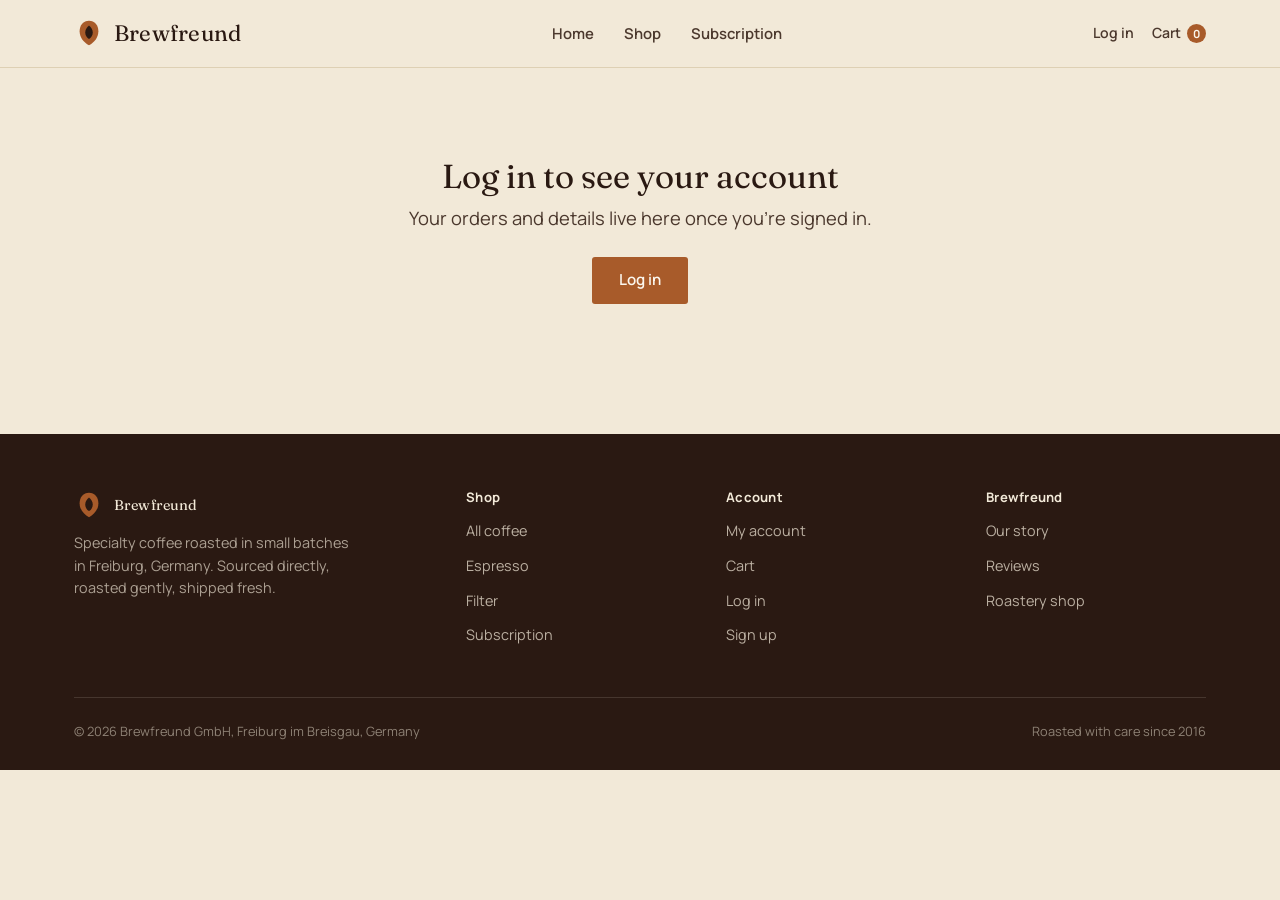
<file: account.html>
<!doctype html>
<html lang="en">
<head>
<meta charset="utf-8">
<meta name="viewport" content="width=device-width, initial-scale=1">
<title>My Account — Brewfreund</title>
<link rel="stylesheet" href="css/style.css">
</head>
<body>
<a class="skip-link" href="#main">Skip to content</a>

<main id="main">
  <div id="account-container"></div>
</main>

<script src="js/products.js"></script>
<script src="js/segment-analytics.js"></script>
<script src="js/app.js"></script>
<script>
  bfInitPage({ active: "" });

  var user = bfGetUser();
  var container = document.getElementById("account-container");

  if (!user) {
    container.innerHTML =
      '<div class="empty-state">' +
        '<h2>Log in to see your account</h2>' +
        '<p class="lede" style="margin:0 auto 24px;">Your orders and details live here once you\'re signed in.</p>' +
        '<a href="login.html" class="btn btn-primary">Log in</a>' +
      '</div>';
  } else {
    var orders = bfOrdersForCurrentUser();
    var initial = (user.name || user.email).trim().charAt(0).toUpperCase();

    container.innerHTML =
      '<section class="block-tight"><div class="container">' +
        '<h1 style="font-size:clamp(2rem,3.4vw,2.6rem);">My account</h1>' +
      '</div></section>' +
      '<section class="block" style="padding-top:0;"><div class="container">' +
        '<div class="account-grid">' +
          '<div class="account-side">' +
            '<div class="avatar">' + initial + '</div>' +
            '<h3 style="margin-bottom:2px;">' + (user.name || "Brewfreund member") + '</h3>' +
            '<p style="color:var(--espresso-40);font-size:0.9rem;margin-bottom:20px;">' + user.email + '</p>' +
            '<button type="button" class="btn btn-outline btn-block" id="logout-btn">Log out</button>' +
          '</div>' +
          '<div>' +
            '<h2 style="font-size:1.4rem;margin-bottom:18px;">Order history</h2>' +
            '<div id="orders-list"></div>' +
          '</div>' +
        '</div>' +
      '</div></section>';

    var ordersList = document.getElementById("orders-list");
    if (orders.length === 0) {
      ordersList.innerHTML = '<p class="lede">No orders yet — once you check out, they\'ll show up here.</p>';
    } else {
      ordersList.innerHTML = orders.map(function (o) {
        return (
          '<div class="order-card">' +
            '<div class="order-head"><span>' + o.orderId + '</span><span>' + bfDate(o.date) + '</span></div>' +
            o.items.map(function (i) {
              return '<div class="order-item-row"><span>' + i.qty + '× ' + i.name + '</span><span>' + bfPrice(i.price * i.qty) + '</span></div>';
            }).join("") +
            '<div class="summary-row total" style="margin-top:10px;"><span>Total</span><span>' + bfPrice(o.total) + '</span></div>' +
          '</div>'
        );
      }).join("");
    }

    document.getElementById("logout-btn").addEventListener("click", function () {
      bfLogout();
      window.location.href = "index.html";
    });
  }
</script>
</body>
</html>
</file>
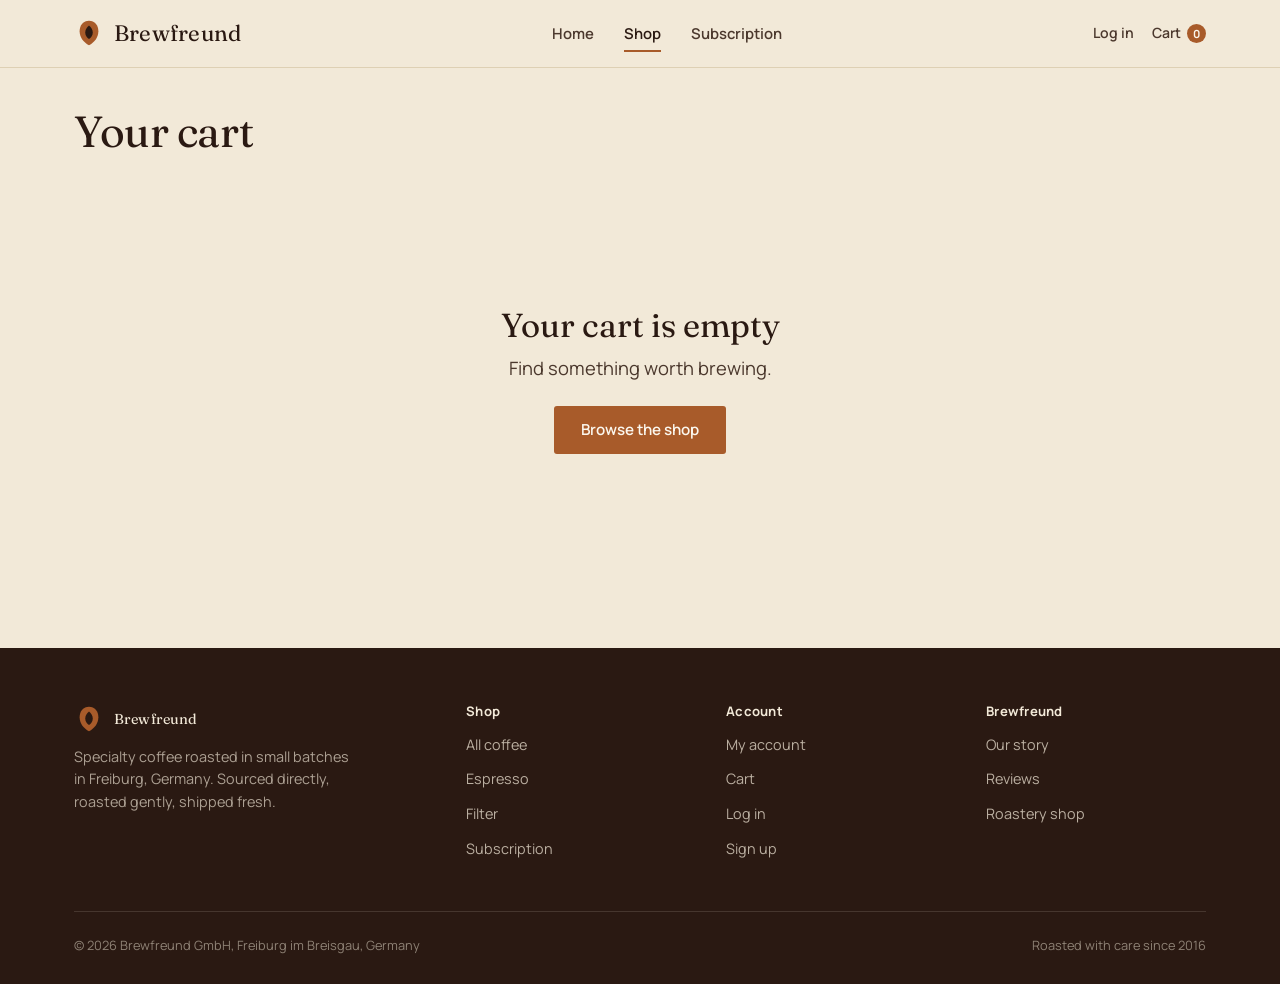
<file: cart.html>
<!doctype html>
<html lang="en">
<head>
<meta charset="utf-8">
<meta name="viewport" content="width=device-width, initial-scale=1">
<title>Your Cart — Brewfreund</title>
<link rel="stylesheet" href="css/style.css">
</head>
<body>
<a class="skip-link" href="#main">Skip to content</a>

<main id="main">
  <section class="block-tight">
    <div class="container">
      <h1 style="font-size:clamp(2rem,3.4vw,2.8rem);">Your cart</h1>
    </div>
  </section>

  <section class="block" style="padding-top:0;">
    <div class="container" id="cart-container"></div>
  </section>
</main>

<script src="js/products.js"></script>
<script src="js/segment-analytics.js"></script>
<script src="js/app.js"></script>
<script>
  bfInitPage({ active: "shop" });

  function renderCart() {
    var lines = bfCartLines();
    var container = document.getElementById("cart-container");

    if (lines.length === 0) {
      container.innerHTML =
        '<div class="empty-state">' +
          '<h2>Your cart is empty</h2>' +
          '<p class="lede" style="margin:0 auto 24px;">Find something worth brewing.</p>' +
          '<a href="shop.html" class="btn btn-primary">Browse the shop</a>' +
        '</div>';
      return;
    }

    var subtotal = bfCartSubtotal();
    var linesHtml = lines.map(function (l) {
      return (
        '<div class="cart-line" data-id="' + l.id + '">' +
          '<div class="thumb-sm" style="' + bfThumbStyle(l.image) + '"></div>' +
          '<div>' +
            '<h3><a href="product.html?id=' + l.id + '">' + l.name + '</a></h3>' +
            '<div class="origin">' + bfPrice(l.price) + ' each</div>' +
            '<button type="button" class="remove-line" data-id="' + l.id + '">Remove</button>' +
          '</div>' +
          '<div class="qty-stepper">' +
            '<button type="button" class="line-minus" data-id="' + l.id + '" aria-label="Decrease quantity">−</button>' +
            '<input type="text" class="line-qty" data-id="' + l.id + '" value="' + l.qty + '" inputmode="numeric" aria-label="Quantity">' +
            '<button type="button" class="line-plus" data-id="' + l.id + '" aria-label="Increase quantity">+</button>' +
          '</div>' +
          '<div class="line-total">' + bfPrice(l.price * l.qty) + '</div>' +
        '</div>'
      );
    }).join("");

    container.innerHTML =
      '<div class="cart-layout">' +
        '<div class="cart-lines">' + linesHtml + '</div>' +
        '<div class="summary-card">' +
          '<div class="summary-row"><span>Subtotal</span><span>' + bfPrice(subtotal) + '</span></div>' +
          '<div class="summary-row"><span>Shipping</span><span>Calculated at checkout</span></div>' +
          '<div class="summary-row total"><span>Estimated total</span><span>' + bfPrice(subtotal) + '</span></div>' +
          '<a href="checkout.html" class="btn btn-primary btn-block" style="margin-top:18px;">Proceed to checkout</a>' +
          '<a href="shop.html" class="btn btn-ghost btn-block" style="margin-top:6px;">Continue shopping</a>' +
        '</div>' +
      '</div>';

    container.querySelectorAll(".remove-line").forEach(function (btn) {
      btn.addEventListener("click", function () {
        bfRemoveFromCart(btn.dataset.id);
        bfUpdateCartBadge();
        renderCart();
      });
    });
    container.querySelectorAll(".line-minus").forEach(function (btn) {
      btn.addEventListener("click", function () {
        var input = container.querySelector('.line-qty[data-id="' + btn.dataset.id + '"]');
        var next = Math.max(1, parseInt(input.value || "1", 10) - 1);
        bfUpdateQty(btn.dataset.id, next);
        bfUpdateCartBadge();
        renderCart();
      });
    });
    container.querySelectorAll(".line-plus").forEach(function (btn) {
      btn.addEventListener("click", function () {
        var input = container.querySelector('.line-qty[data-id="' + btn.dataset.id + '"]');
        var next = Math.max(1, parseInt(input.value || "1", 10) + 1);
        bfUpdateQty(btn.dataset.id, next);
        bfUpdateCartBadge();
        renderCart();
      });
    });
    container.querySelectorAll(".line-qty").forEach(function (input) {
      input.addEventListener("change", function () {
        var next = Math.max(1, parseInt(input.value || "1", 10));
        bfUpdateQty(input.dataset.id, next);
        bfUpdateCartBadge();
        renderCart();
      });
    });
  }

  renderCart();

  var cart = bfGetCart();
  if (cart.items.length > 0) {
    bfTrack("Cart Viewed", {
      cart_id: cart.cartId,
      products: bfCartLines().map(function (l) {
        return { product_id: l.id, sku: l.sku, name: l.name, price: l.price, quantity: l.qty };
      })
    });
  }
</script>
</body>
</html>
</file>
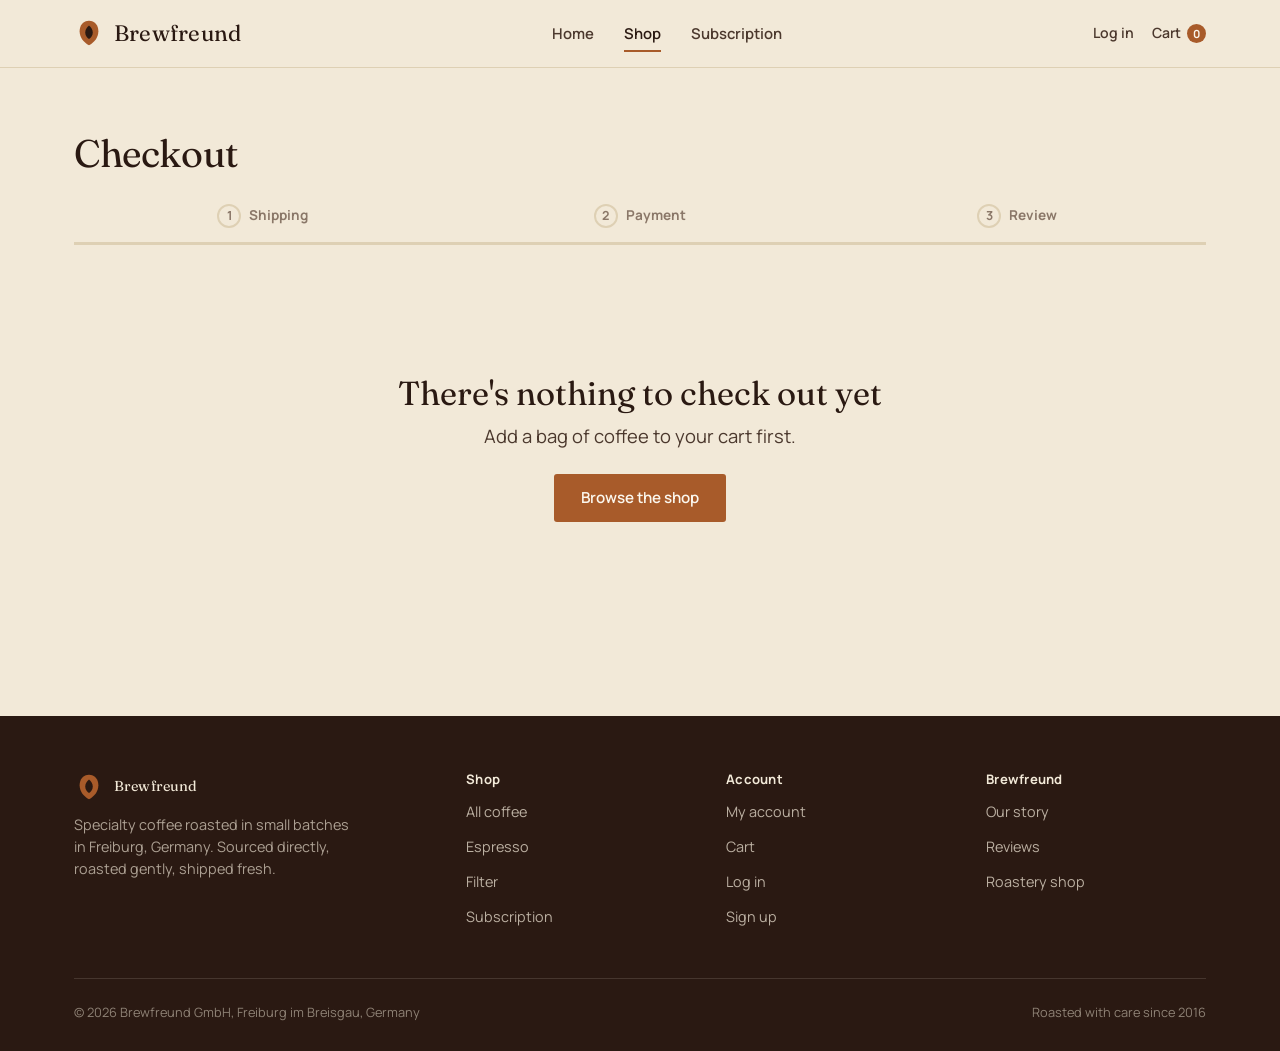
<file: checkout.html>
<!doctype html>
<html lang="en">
<head>
<meta charset="utf-8">
<meta name="viewport" content="width=device-width, initial-scale=1">
<title>Checkout — Brewfreund</title>
<link rel="stylesheet" href="css/style.css">
</head>
<body>
<a class="skip-link" href="#main">Skip to content</a>

<main id="main">
  <section class="block" style="padding-bottom:0;">
    <div class="container">
      <h1 style="font-size:clamp(1.9rem,3vw,2.5rem);margin-bottom:30px;">Checkout</h1>

      <div class="step-track">
        <div class="step" data-step="1"><span class="num">1</span>Shipping</div>
        <div class="step" data-step="2"><span class="num">2</span>Payment</div>
        <div class="step" data-step="3"><span class="num">3</span>Review</div>
      </div>
    </div>
  </section>

  <section class="block" style="padding-top:0;">
    <div class="container">
      <div class="checkout-layout" id="checkout-empty-check">

        <div>
          <!-- Step 1: Shipping -->
          <div class="checkout-panel" data-panel="1">
            <h2>Shipping address</h2>
            <form id="shipping-form" novalidate>
              <div class="field">
                <label for="full-name">Full name</label>
                <input type="text" id="full-name" required>
                <div class="field-error">Enter your full name.</div>
              </div>
              <div class="field">
                <label for="address">Street and house number</label>
                <input type="text" id="address" required>
                <div class="field-error">Enter your street address.</div>
              </div>
              <div class="field-row">
                <div class="field">
                  <label for="city">City</label>
                  <input type="text" id="city" required>
                  <div class="field-error">Enter a city.</div>
                </div>
                <div class="field">
                  <label for="postal">Postal code</label>
                  <input type="text" id="postal" required>
                  <div class="field-error">Enter a postal code.</div>
                </div>
              </div>
              <div class="field">
                <label for="country">Country</label>
                <select id="country">
                  <option>Germany</option>
                  <option>Austria</option>
                  <option>Netherlands</option>
                  <option>Switzerland</option>
                  <option>France</option>
                </select>
              </div>
              <button type="submit" class="btn btn-primary">Continue to payment</button>
            </form>
          </div>

          <!-- Step 2: Payment -->
          <div class="checkout-panel" data-panel="2">
            <h2>Payment details</h2>
            <p class="lede" style="margin-bottom:1.4em;">This is a demo checkout — no card is charged and no payment data leaves your browser.</p>
            <form id="payment-form" novalidate>
              <div class="field">
                <label for="card-name">Name on card</label>
                <input type="text" id="card-name" required>
                <div class="field-error">Enter the cardholder's name.</div>
              </div>
              <div class="field">
                <label for="card-number">Card number</label>
                <input type="text" id="card-number" inputmode="numeric" placeholder="4242 4242 4242 4242" required>
                <div class="field-error">Enter a 16-digit card number.</div>
              </div>
              <div class="field-row">
                <div class="field">
                  <label for="card-expiry">Expiry</label>
                  <input type="text" id="card-expiry" placeholder="MM/YY" required>
                  <div class="field-error">Enter an expiry date.</div>
                </div>
                <div class="field">
                  <label for="card-cvc">CVC</label>
                  <input type="text" id="card-cvc" inputmode="numeric" placeholder="123" required>
                  <div class="field-error">Enter the 3-digit CVC.</div>
                </div>
              </div>
              <div style="display:flex;gap:12px;">
                <button type="button" class="btn btn-outline" id="back-to-shipping">Back</button>
                <button type="submit" class="btn btn-primary">Review order</button>
              </div>
            </form>
          </div>

          <!-- Step 3: Review -->
          <div class="checkout-panel" data-panel="3">
            <h2>Review your order</h2>
            <div class="review-block">
              <h4>Shipping to</h4>
              <a href="#" class="edit-link" data-goto="1">Edit</a>
              <div id="review-shipping"></div>
            </div>
            <div class="review-block">
              <h4>Payment</h4>
              <a href="#" class="edit-link" data-goto="2">Edit</a>
              <div id="review-payment"></div>
            </div>
            <div class="review-block">
              <h4>Items</h4>
              <div id="review-items"></div>
            </div>
            <button type="button" class="btn btn-primary btn-block" id="place-order" style="margin-top:10px;">Place order</button>
          </div>
        </div>

        <div class="summary-card" id="checkout-summary"></div>
      </div>
    </div>
  </section>
</main>

<script src="js/products.js"></script>
<script src="js/segment-analytics.js"></script>
<script src="js/app.js"></script>
<script>
  bfInitPage({ active: "shop" });

  var lines = bfCartLines();
  var container = document.getElementById("checkout-empty-check");

  if (lines.length === 0) {
    container.outerHTML =
      '<div class="empty-state">' +
        '<h2>There\'s nothing to check out yet</h2>' +
        '<p class="lede" style="margin:0 auto 24px;">Add a bag of coffee to your cart first.</p>' +
        '<a href="shop.html" class="btn btn-primary">Browse the shop</a>' +
      '</div>';
  } else {
    runCheckout();
  }

  function runCheckout() {
    var subtotal = bfCartSubtotal();
    var shippingCost = subtotal >= 30 ? 0 : 4.90;
    var total = subtotal + shippingCost;

    var draft = (function () {
      try { return JSON.parse(localStorage.getItem(BF_KEYS.checkout)) || {}; } catch (e) { return {}; }
    })();
    if (!draft.checkoutId) draft.checkoutId = bfUuid();
    if (!draft.orderId) draft.orderId = "BF-" + Date.now().toString().slice(-8);
    saveDraft();

    function saveDraft() { localStorage.setItem(BF_KEYS.checkout, JSON.stringify(draft)); }

    document.getElementById("checkout-summary").innerHTML =
      '<h3 style="margin-bottom:14px;">Order summary</h3>' +
      lines.map(function (l) {
        return '<div class="summary-row"><span>' + l.qty + '× ' + l.name + '</span><span>' + bfPrice(l.price * l.qty) + '</span></div>';
      }).join("") +
      '<div class="summary-row"><span>Subtotal</span><span>' + bfPrice(subtotal) + '</span></div>' +
      '<div class="summary-row"><span>Shipping</span><span>' + (shippingCost === 0 ? "Free" : bfPrice(shippingCost)) + '</span></div>' +
      '<div class="summary-row total"><span>Total</span><span>' + bfPrice(total) + '</span></div>';

    var user = bfGetUser();
    if (user) {
      bfIdentify(user.email, { name: user.name });
    }

    bfTrack("Checkout Started", {
      order_id: draft.orderId,
      checkout_id: draft.checkoutId,
      value: total,
      currency: "EUR",
      products: lines.map(function (l) {
        return { product_id: l.id, sku: l.sku, name: l.name, price: l.price, quantity: l.qty };
      })
    });

    var steps = ["1", "2", "3"];
    function goToStep(n) {
      steps.forEach(function (s) {
        document.querySelector('.checkout-panel[data-panel="' + s + '"]').classList.toggle("active", s === n);
        var stepEl = document.querySelector('.step-track .step[data-step="' + s + '"]');
        stepEl.classList.toggle("active", s === n);
        stepEl.classList.toggle("done", parseInt(s, 10) < parseInt(n, 10));
      });
      window.scrollTo({ top: 0, behavior: "smooth" });
      if (n === "1") bfTrack("Checkout Step Viewed", { checkout_id: draft.checkoutId, step: 1, step_name: "shipping" });
      if (n === "2") bfTrack("Checkout Step Viewed", { checkout_id: draft.checkoutId, step: 2, step_name: "payment" });
    }
    goToStep("1");

    function validate(form) {
      var valid = true;
      form.querySelectorAll("input[required]").forEach(function (input) {
        var field = input.closest(".field");
        var ok = input.value.trim().length > 0;
        if (input.id === "card-number") ok = input.value.replace(/\s/g, "").length >= 13;
        if (input.id === "card-cvc") ok = /^\d{3,4}$/.test(input.value.trim());
        field.classList.toggle("invalid", !ok);
        if (!ok) valid = false;
      });
      return valid;
    }

    document.getElementById("shipping-form").addEventListener("submit", function (e) {
      e.preventDefault();
      if (!validate(this)) return;
      draft.shipping = {
        name: document.getElementById("full-name").value.trim(),
        address: document.getElementById("address").value.trim(),
        city: document.getElementById("city").value.trim(),
        postal: document.getElementById("postal").value.trim(),
        country: document.getElementById("country").value
      };
      saveDraft();
      goToStep("2");
    });

    document.getElementById("back-to-shipping").addEventListener("click", function () { goToStep("1"); });

    document.getElementById("payment-form").addEventListener("submit", function (e) {
      e.preventDefault();
      if (!validate(this)) return;
      var cardNumber = document.getElementById("card-number").value.replace(/\s/g, "");
      draft.payment = {
        name: document.getElementById("card-name").value.trim(),
        last4: cardNumber.slice(-4)
      };
      saveDraft();

      bfTrack("Payment Info Entered", { checkout_id: draft.checkoutId, step: 2 });

      document.getElementById("review-shipping").textContent =
        draft.shipping.name + ", " + draft.shipping.address + ", " + draft.shipping.city + " " + draft.shipping.postal + ", " + draft.shipping.country;
      document.getElementById("review-payment").textContent = "Card ending in " + draft.payment.last4;
      document.getElementById("review-items").innerHTML = lines.map(function (l) {
        return '<div class="order-item-row"><span>' + l.qty + '× ' + l.name + '</span><span>' + bfPrice(l.price * l.qty) + '</span></div>';
      }).join("");

      goToStep("3");
    });

    document.querySelectorAll(".edit-link").forEach(function (link) {
      link.addEventListener("click", function (e) {
        e.preventDefault();
        goToStep(link.dataset.goto);
      });
    });

    document.getElementById("place-order").addEventListener("click", function () {
      var variant = bfGetVariant();
      var order = {
        orderId: draft.orderId,
        date: new Date().toISOString(),
        email: user ? user.email : null,
        name: (draft.shipping && draft.shipping.name) || (user ? user.name : ""),
        shipping: draft.shipping,
        items: lines.map(function (l) { return { id: l.id, name: l.name, price: l.price, qty: l.qty, image: l.image }; }),
        subtotal: subtotal,
        shippingCost: shippingCost,
        total: total
      };
      bfSaveOrder(order);

      bfTrack("Order Completed", bfWithContext({
        order_id: draft.orderId,
        total: total,
        revenue: total,
        currency: "EUR",
        products: lines.map(function (l) {
          return { product_id: l.id, sku: l.sku, name: l.name, price: l.price, quantity: l.qty };
        }),
        experiment_variant: variant
      }));

      bfClearCart();
      localStorage.removeItem(BF_KEYS.checkout);
      window.location.href = "confirmation.html?order=" + encodeURIComponent(draft.orderId);
    });
  }
</script>
</body>
</html>
</file>
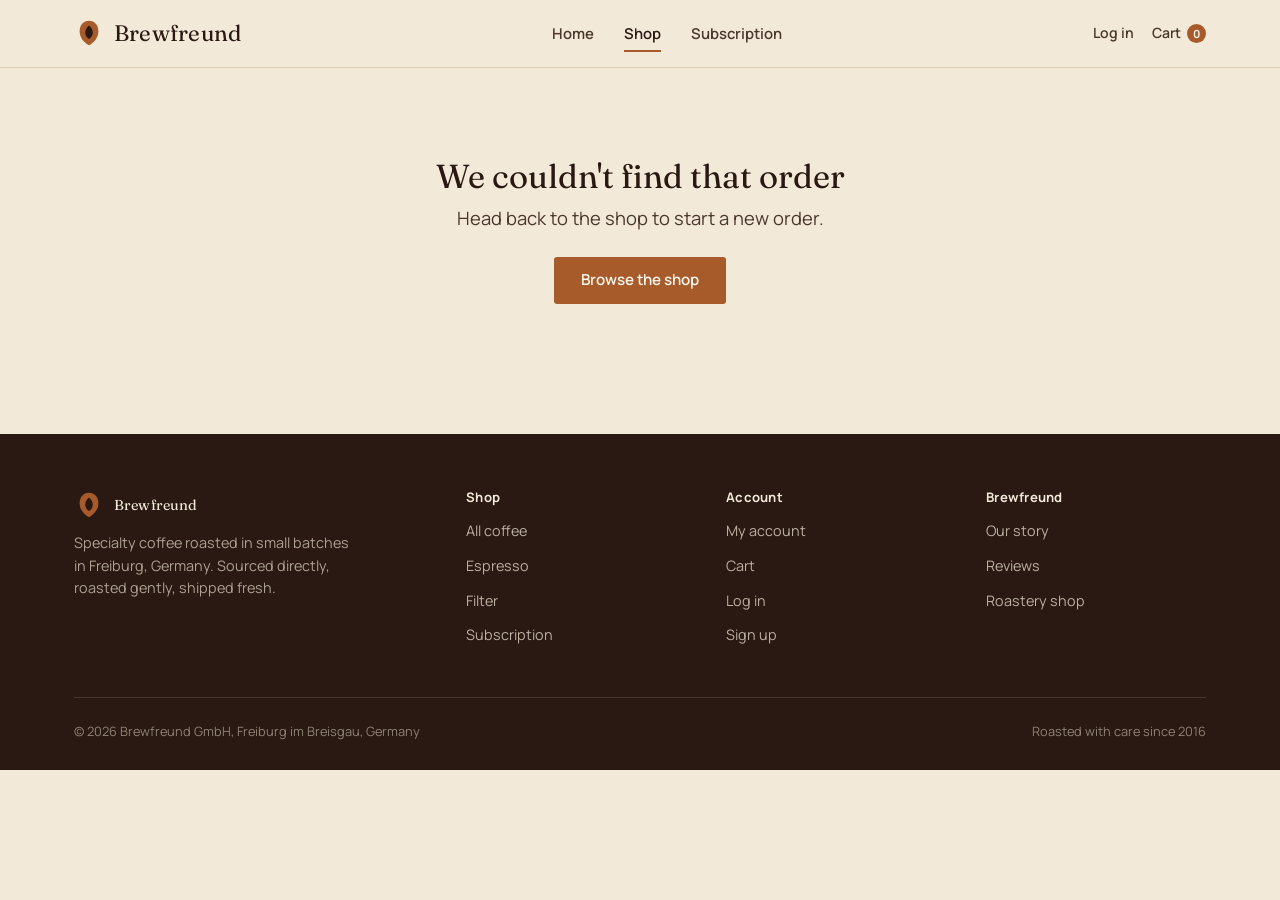
<file: confirmation.html>
<!doctype html>
<html lang="en">
<head>
<meta charset="utf-8">
<meta name="viewport" content="width=device-width, initial-scale=1">
<title>Order Confirmed — Brewfreund</title>
<link rel="stylesheet" href="css/style.css">
</head>
<body>
<a class="skip-link" href="#main">Skip to content</a>

<main id="main">
  <div id="confirm-container"></div>
</main>

<script src="js/products.js"></script>
<script src="js/segment-analytics.js"></script>
<script src="js/app.js"></script>
<script>
  bfInitPage({ active: "shop" });

  var orderId = bfParam("order");
  var order = bfGetOrders().find(function (o) { return o.orderId === orderId; }) || bfGetOrders()[0];
  var container = document.getElementById("confirm-container");

  if (!order) {
    container.innerHTML =
      '<div class="empty-state">' +
        '<h2>We couldn\'t find that order</h2>' +
        '<p class="lede" style="margin:0 auto 24px;">Head back to the shop to start a new order.</p>' +
        '<a href="shop.html" class="btn btn-primary">Browse the shop</a>' +
      '</div>';
  } else {
    container.innerHTML =
      '<div class="confirm-hero">' +
        '<div class="check"><svg width="26" height="26" viewBox="0 0 24 24" fill="none"><path d="M4 12l5 5L20 6" stroke="#FBF7EE" stroke-width="2.5" stroke-linecap="round" stroke-linejoin="round"/></svg></div>' +
        '<h1>Order confirmed</h1>' +
        '<p class="lede" style="margin:0 auto;">Thanks' + (order.name ? ", " + order.name.split(" ")[0] : "") + ' — your coffee is being roasted for shipping.</p>' +
      '</div>' +
      '<div class="container">' +
        '<div class="order-summary-card">' +
          '<div class="summary-row"><span>Order number</span><span>' + order.orderId + '</span></div>' +
          '<div class="summary-row"><span>Order date</span><span>' + bfDate(order.date) + '</span></div>' +
          (order.shipping ? '<div class="summary-row"><span>Shipping to</span><span style="text-align:right;max-width:60%;">' + order.shipping.address + ', ' + order.shipping.city + '</span></div>' : '') +
          '<div style="margin:18px 0;border-top:1px solid var(--line-soft);"></div>' +
          order.items.map(function (i) {
            return '<div class="order-item-row"><span>' + i.qty + '× ' + i.name + '</span><span>' + bfPrice(i.price * i.qty) + '</span></div>';
          }).join("") +
          '<div class="summary-row"><span>Subtotal</span><span>' + bfPrice(order.subtotal) + '</span></div>' +
          '<div class="summary-row"><span>Shipping</span><span>' + (order.shippingCost === 0 ? "Free" : bfPrice(order.shippingCost)) + '</span></div>' +
          '<div class="summary-row total"><span>Total</span><span>' + bfPrice(order.total) + '</span></div>' +
          '<a href="shop.html" class="btn btn-primary btn-block" style="margin-top:22px;">Continue shopping</a>' +
          (order.email ? '<a href="account.html" class="btn btn-ghost btn-block" style="margin-top:8px;">View order in my account</a>' : '') +
        '</div>' +
      '</div>';
  }
</script>
</body>
</html>
</file>
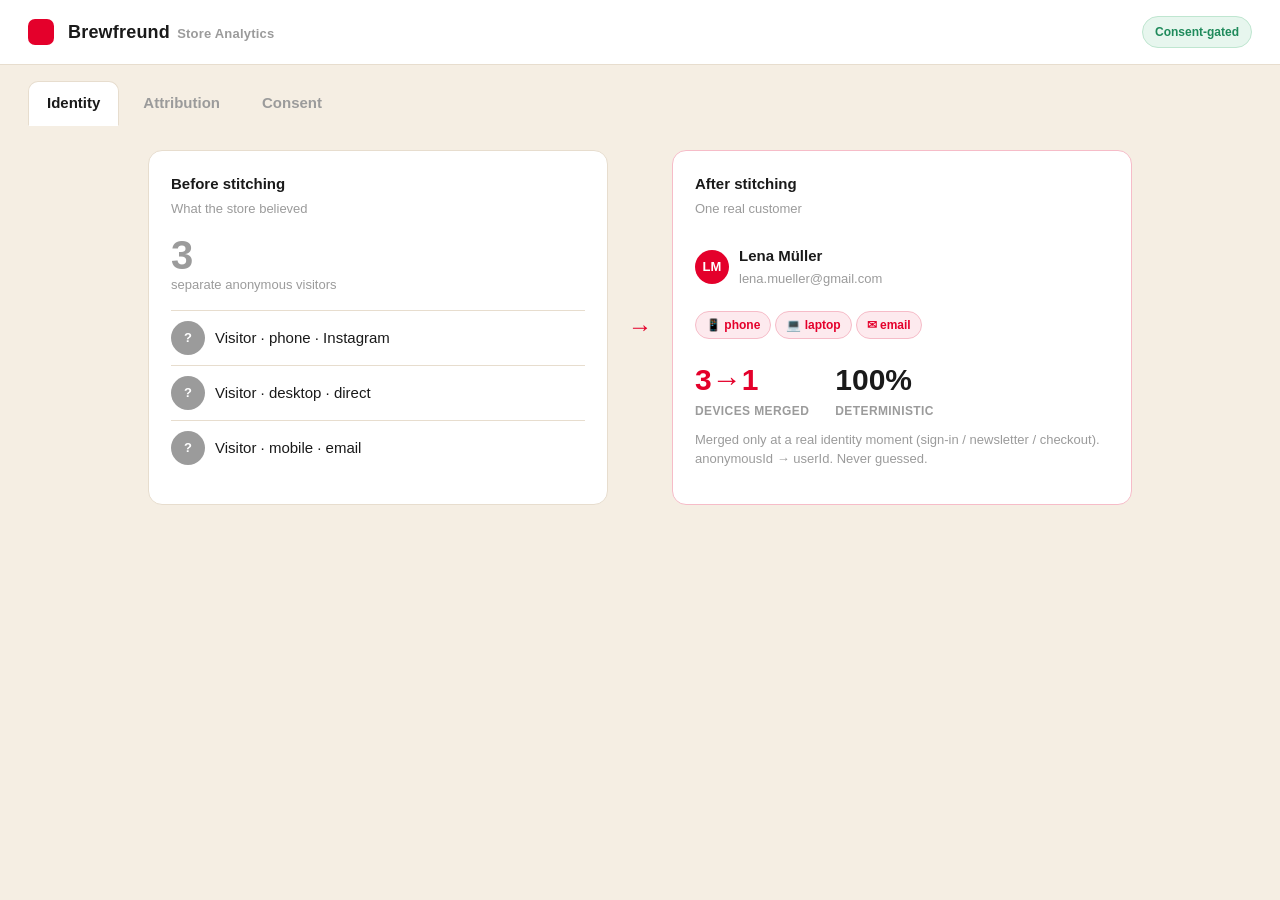
<file: dashboard.html>
<!doctype html>
<html lang="en">
<head>
<meta charset="utf-8">
<meta name="viewport" content="width=device-width, initial-scale=1">
<title>Brewfreund — Store Analytics</title>
<style>
  :root{
    --cream:#F5EEE3; --red:#E4002B; --charcoal:#1A1A1A; --grey:#9B9B9B; --white:#FFFFFF;
    --line:#e7ddce;
  }
  *{box-sizing:border-box}
  body{margin:0;background:var(--cream);color:var(--charcoal);
    font:15px/1.5 -apple-system,BlinkMacSystemFont,"Segoe UI",Roboto,Helvetica,Arial,sans-serif}
  .top{background:var(--white);border-bottom:1px solid var(--line);padding:16px 28px;display:flex;align-items:center;gap:14px}
  .dot{width:26px;height:26px;border-radius:7px;background:var(--red)}
  .top h1{font-size:18px;margin:0;font-weight:800;letter-spacing:.2px}
  .top .sub{color:var(--grey);font-size:13px;margin-left:2px}
  .eu{margin-left:auto;font-size:12px;font-weight:700;color:#1f8a5b;background:#e7f6ee;border:1px solid #bfe6d0;padding:6px 12px;border-radius:999px}
  .tabs{display:flex;gap:6px;padding:16px 28px 0}
  .tab{border:0;background:transparent;font:inherit;font-weight:800;color:var(--grey);padding:10px 18px;border-radius:10px 10px 0 0;cursor:pointer}
  .tab.on{color:var(--charcoal);background:var(--white);border:1px solid var(--line);border-bottom-color:var(--white)}
  .wrap{max-width:1040px;margin:0 auto;padding:24px 28px 60px}
  .panel{display:none} .panel.on{display:block}
  .row{display:flex;gap:20px;flex-wrap:wrap}
  .card{background:var(--white);border:1px solid var(--line);border-radius:14px;padding:22px;flex:1;min-width:300px}
  .card h3{margin:0 0 4px;font-size:15px}
  .muted{color:var(--grey);font-size:13px;margin:0 0 16px}
  .big{font-size:40px;font-weight:800;line-height:1}
  .red{color:var(--red)} .grey{color:var(--grey)}
  .kpi{display:flex;gap:26px;flex-wrap:wrap;margin-top:6px}
  .kpi div span{display:block}
  .kpi .n{font-size:30px;font-weight:800}
  .kpi .l{font-size:12px;color:var(--grey);font-weight:700;text-transform:uppercase;letter-spacing:.4px}
  .person{display:flex;align-items:center;gap:10px;padding:10px 0;border-top:1px solid var(--line)}
  .av{width:34px;height:34px;border-radius:50%;display:flex;align-items:center;justify-content:center;font-weight:800;color:#fff;font-size:13px}
  .chip{display:inline-block;font-size:12px;font-weight:700;padding:4px 10px;border-radius:999px;border:1px solid var(--line);margin:3px 4px 0 0}
  .chip.red{background:#fdeaee;border-color:#f6bcc8;color:var(--red)}
  .chip.grey{background:#f2f2f2;border-color:#e2e2e2;color:var(--grey)}
  .arrow{font-size:24px;color:var(--red);align-self:center;font-weight:800}
  /* A/B bars */
  .toggle{display:inline-flex;background:#efe7d8;border-radius:999px;padding:4px;margin:4px 0 22px}
  .toggle button{border:0;background:transparent;font:inherit;font-weight:800;color:var(--grey);padding:8px 16px;border-radius:999px;cursor:pointer}
  .toggle button.on{background:var(--red);color:#fff}
  .bars{display:flex;align-items:flex-end;gap:60px;height:240px;padding:10px 20px;border-left:2px solid var(--line);border-bottom:2px solid var(--line);max-width:460px}
  .bar{width:90px;display:flex;flex-direction:column;align-items:center;justify-content:flex-end}
  .bar .col{width:100%;border-radius:10px 10px 0 0;transition:height .6s cubic-bezier(.4,0,.2,1),background .3s}
  .bar .val{font-weight:800;margin-bottom:6px}
  .bar .lab{margin-top:10px;font-weight:800}
  .crown{font-size:20px;height:22px}
  .verdict{font-size:22px;font-weight:800;margin:20px 0 0}
  .verdict.loser{color:var(--red)}
  .foot{color:var(--grey);font-size:13px;margin-top:10px;max-width:520px}
  .supp{opacity:.4;text-decoration:line-through}
</style>
</head>
<body>
  <div class="top">
    <div class="dot"></div>
    <h1>Brewfreund <span class="sub">Store Analytics</span></h1>
    <div class="eu">Consent-gated</div>
  </div>

  <div class="tabs">
    <button class="tab on" data-t="identity">Identity</button>
    <button class="tab" data-t="attribution">Attribution</button>
    <button class="tab" data-t="consent">Consent</button>
  </div>

  <div class="wrap">
    <!-- IDENTITY -->
    <div class="panel on" id="identity">
      <div class="row">
        <div class="card">
          <h3>Before stitching</h3>
          <p class="muted">What the store believed</p>
          <div class="big grey">3</div>
          <p class="muted">separate anonymous visitors</p>
          <div class="person"><div class="av" style="background:#9B9B9B">?</div><div>Visitor · phone · Instagram</div></div>
          <div class="person"><div class="av" style="background:#9B9B9B">?</div><div>Visitor · desktop · direct</div></div>
          <div class="person"><div class="av" style="background:#9B9B9B">?</div><div>Visitor · mobile · email</div></div>
        </div>
        <div class="arrow">&rarr;</div>
        <div class="card" style="border-color:#f6bcc8">
          <h3>After stitching</h3>
          <p class="muted">One real customer</p>
          <div class="person" style="border-top:0"><div class="av" style="background:#E4002B">LM</div>
            <div><strong>Lena Müller</strong><br><span class="muted" style="margin:0">lena.mueller@gmail.com</span></div></div>
          <div style="margin-top:8px">
            <span class="chip red">📱 phone</span><span class="chip red">💻 laptop</span><span class="chip red">✉ email</span>
          </div>
          <div class="kpi" style="margin-top:18px">
            <div><span class="n red">3→1</span><span class="l">devices merged</span></div>
            <div><span class="n">100%</span><span class="l">deterministic</span></div>
          </div>
          <p class="foot">Merged only at a real identity moment (sign-in / newsletter / checkout). anonymousId → userId. Never guessed.</p>
        </div>
      </div>
    </div>

    <!-- ATTRIBUTION / FLIP -->
    <div class="panel" id="attribution">
      <h3 style="margin:0 0 2px">A/B Test — PDP CTA (Variant A vs B)</h3>
      <p class="muted">Same test. Two ways to score it.</p>
      <div class="toggle">
        <button id="mSession" class="on" onclick="setMode('session')">Per session</button>
        <button id="mJourney" onclick="setMode('journey')">Per journey (first-touch)</button>
      </div>
      <div class="bars">
        <div class="bar">
          <span class="crown" id="crownA"></span>
          <span class="val" id="valA">38%</span>
          <div class="col" id="colA" style="height:120px;background:#9B9B9B"></div>
          <span class="lab">Variant A</span>
        </div>
        <div class="bar">
          <span class="crown" id="crownB">👑</span>
          <span class="val" id="valB">62%</span>
          <div class="col" id="colB" style="height:200px;background:#E4002B"></div>
          <span class="lab">Variant B</span>
        </div>
      </div>
      <p class="verdict" id="verdict">By sessions, Variant B wins.</p>
      <p class="foot" id="flipfoot">Converting sessions skew to desktop &amp; direct — where B was shown. Switch to real journeys to see the truth.</p>
    </div>

    <!-- CONSENT -->
    <div class="panel" id="consent">
      <h3 style="margin:0 0 2px">Consent — live behavior, not a certificate</h3>
      <p class="muted">Every event carries a consent state. Denied means denied.</p>
      <div class="row">
        <div class="card">
          <h3>Consent granted</h3>
          <p class="muted">Analytics ✓ · Marketing ✓</p>
          <div class="person" style="border-top:0"><div class="av" style="background:#E4002B">LM</div><div>Lena Müller</div></div>
          <div style="margin-top:10px">
            <span class="chip red">Page Viewed</span><span class="chip red">Product Viewed</span>
            <span class="chip red">Order Completed</span><span class="chip red">Chat session</span>
          </div>
          <p class="foot">All events flow. Full profile builds.</p>
        </div>
        <div class="card">
          <h3>Consent denied</h3>
          <p class="muted">Analytics ✗ · Marketing ✗</p>
          <div class="person" style="border-top:0"><div class="av" style="background:#9B9B9B">DD</div><div>Denied visitor</div></div>
          <div style="margin-top:10px">
            <span class="chip grey supp">Page Viewed</span><span class="chip grey supp">Product Viewed</span>
            <span class="chip grey supp">Order Completed</span>
          </div>
          <p class="foot">Events suppressed at collection. Nothing stored.</p>
        </div>
      </div>
    </div>
  </div>

<script>
  // tabs
  document.querySelectorAll('.tab').forEach(function(t){
    t.addEventListener('click',function(){
      document.querySelectorAll('.tab').forEach(x=>x.classList.remove('on'));
      document.querySelectorAll('.panel').forEach(x=>x.classList.remove('on'));
      t.classList.add('on');
      document.getElementById(t.dataset.t).classList.add('on');
    });
  });
  // A/B flip
  function setMode(m){
    var colA=document.getElementById('colA'), colB=document.getElementById('colB');
    var valA=document.getElementById('valA'), valB=document.getElementById('valB');
    var crownA=document.getElementById('crownA'), crownB=document.getElementById('crownB');
    var verdict=document.getElementById('verdict'), foot=document.getElementById('flipfoot');
    var s=document.getElementById('mSession'), j=document.getElementById('mJourney');
    if(m==='session'){
      s.classList.add('on'); j.classList.remove('on');
      colA.style.height='120px'; colA.style.background='#9B9B9B';
      colB.style.height='200px'; colB.style.background='#E4002B';
      valA.textContent='38%'; valB.textContent='62%';
      crownA.textContent=''; crownB.textContent='👑';
      verdict.textContent='By sessions, Variant B wins.'; verdict.classList.remove('loser');
      foot.textContent='Converting sessions skew to desktop & direct — where B was shown. Switch to real journeys to see the truth.';
    } else {
      j.classList.add('on'); s.classList.remove('on');
      colA.style.height='210px'; colA.style.background='#E4002B';
      colB.style.height='110px'; colB.style.background='#9B9B9B';
      valA.textContent='64%'; valB.textContent='36%';
      crownA.textContent='👑'; crownB.textContent='';
      verdict.textContent='By real journeys, Variant A wins. You shipped the loser.'; verdict.classList.add('loser');
      foot.textContent='Scored on stitched, first-touch journeys — real people. Same events, opposite verdict.';
    }
  }
</script>
</body>
</html>
</file>
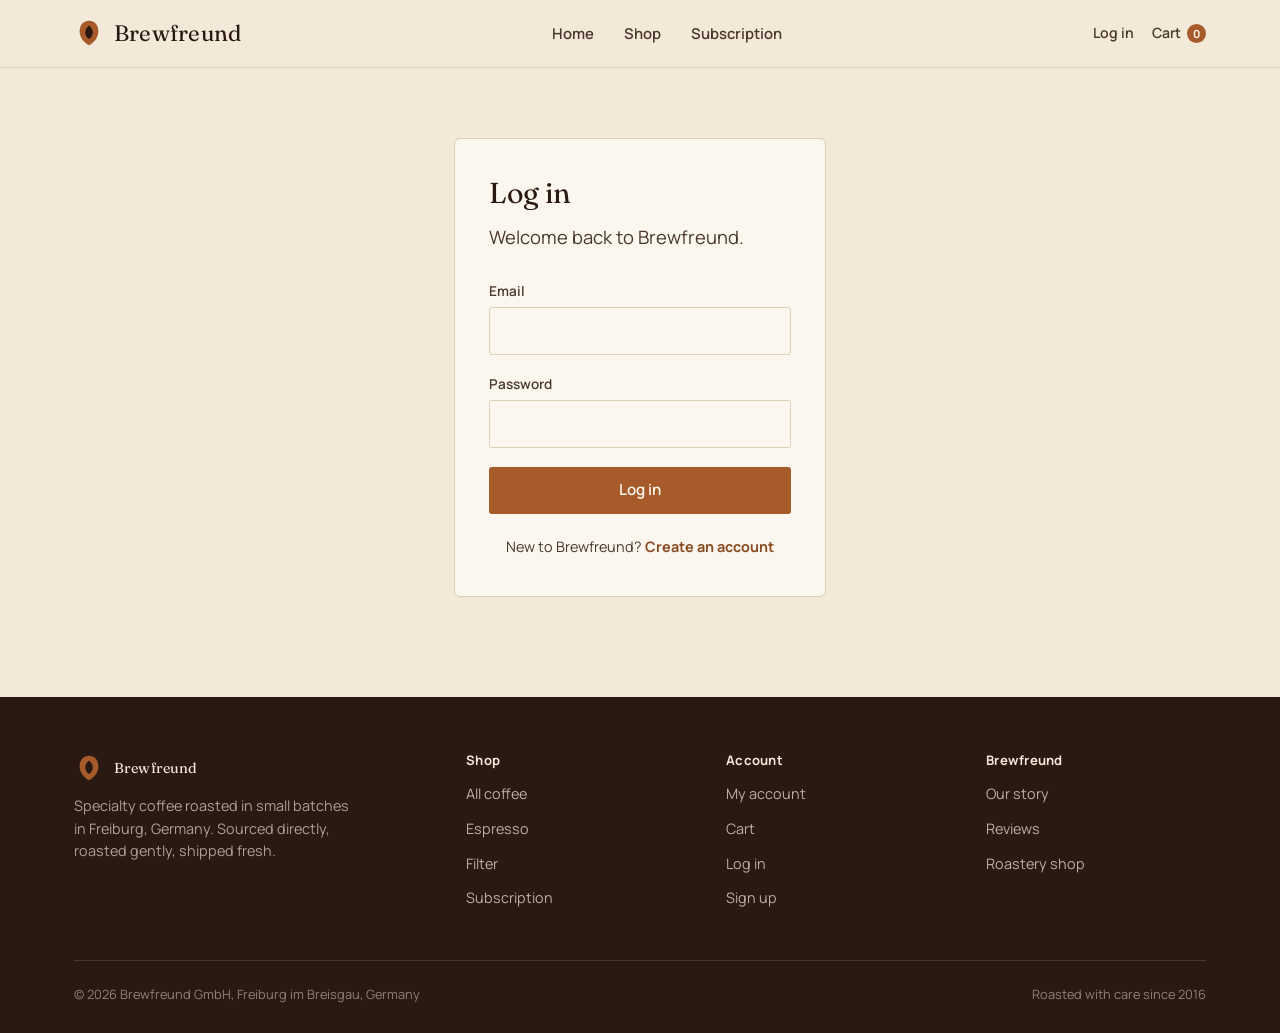
<file: login.html>
<!doctype html>
<html lang="en">
<head>
<meta charset="utf-8">
<meta name="viewport" content="width=device-width, initial-scale=1">
<title>Log In — Brewfreund</title>
<link rel="stylesheet" href="css/style.css">
</head>
<body>
<a class="skip-link" href="#main">Skip to content</a>

<main id="main">
  <div class="auth-shell">
    <div class="card">
      <h1 style="font-size:1.8rem;">Log in</h1>
      <p class="lede" style="margin-bottom:1.6em;">Welcome back to Brewfreund.</p>
      <form id="login-form" novalidate>
        <div class="field">
          <label for="email">Email</label>
          <input type="email" id="email" required>
          <div class="field-error">Enter a valid email address.</div>
        </div>
        <div class="field">
          <label for="password">Password</label>
          <input type="password" id="password" required>
          <div class="field-error">Enter your password.</div>
        </div>
        <button type="submit" class="btn btn-primary btn-block">Log in</button>
      </form>
      <div class="auth-switch">New to Brewfreund? <a href="signup.html">Create an account</a></div>
    </div>
  </div>
</main>

<script src="js/products.js"></script>
<script src="js/segment-analytics.js"></script>
<script src="js/app.js"></script>
<script>
  bfInitPage({ active: "" });

  document.getElementById("login-form").addEventListener("submit", function (e) {
    e.preventDefault();
    var email = document.getElementById("email").value.trim().toLowerCase();
    var password = document.getElementById("password").value;

    var emailField = document.getElementById("email").closest(".field");
    var passField = document.getElementById("password").closest(".field");
    emailField.classList.toggle("invalid", !email.includes("@") || !email.includes("."));
    passField.classList.toggle("invalid", password.length === 0);
    if (!email.includes("@") || password.length === 0) return;

    var account = bfFindAccount(email);
    // Use the saved name if there is one, otherwise derive a clean name from
    // the email so the profile never shows a blank "User".
    var name = (account && account.name) ? account.name : bfNameFromEmail(email);
    if (!account) {
      bfSaveAccount(email, { name: name, password: password });
    }

    bfSetUser({ email: email, name: name });
    bfIdentify(email, { email: email, name: name || undefined });
    bfTrack("Signed In", { email: email });

    window.location.href = "account.html";
  });
</script>
</body>
</html>
</file>
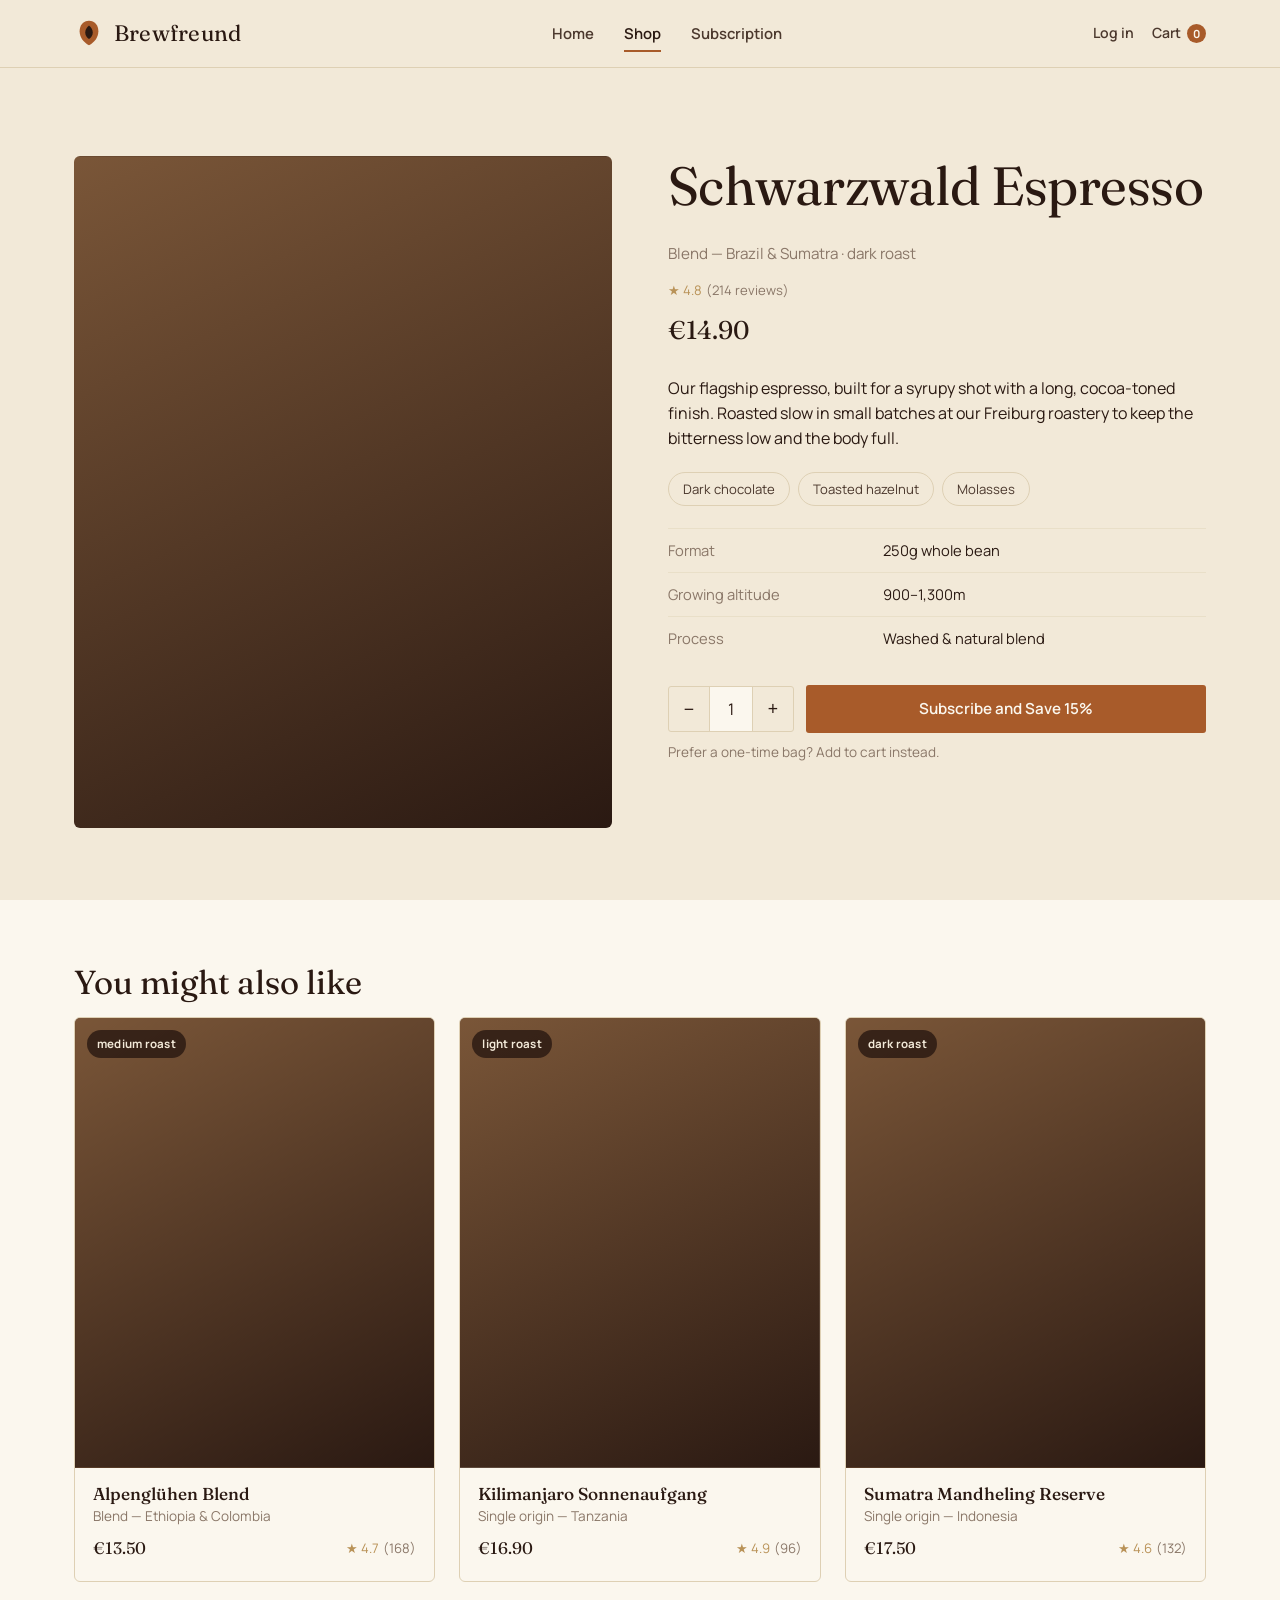
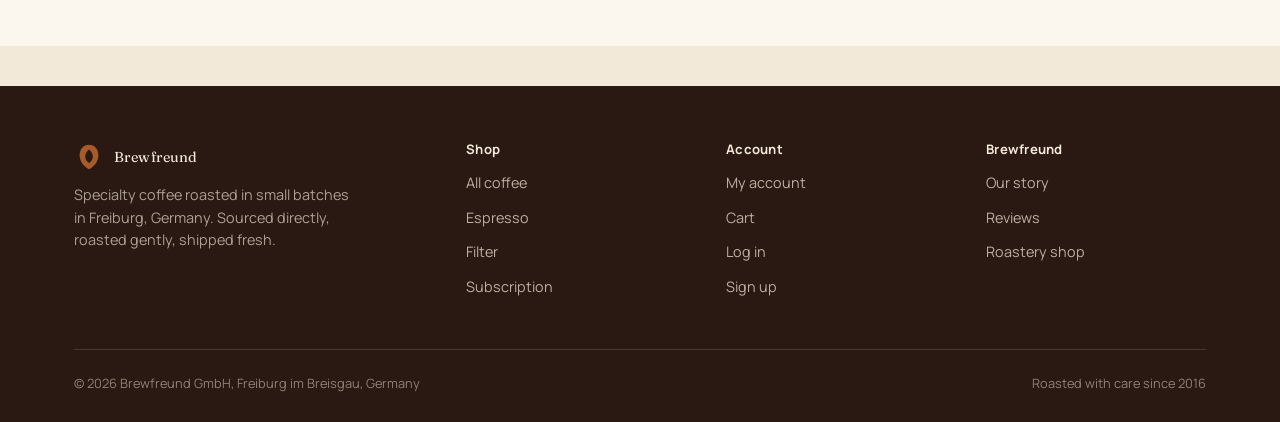
<file: product.html>
<!doctype html>
<html lang="en">
<head>
<meta charset="utf-8">
<meta name="viewport" content="width=device-width, initial-scale=1">
<title id="page-title">Coffee — Brewfreund</title>
<meta name="description" content="Specialty coffee, roasted fresh in Freiburg, Germany.">
<link rel="stylesheet" href="css/style.css">
</head>
<body>
<a class="skip-link" href="#main">Skip to content</a>

<main id="main">
  <section class="block-tight" style="padding-bottom:0;">
    <div class="container" id="pdp-container"></div>
  </section>

  <section class="block bg-paper" id="related-section">
    <div class="container">
      <h2>You might also like</h2>
      <div class="product-grid" id="related-grid"></div>
    </div>
  </section>
</main>

<script src="js/products.js"></script>
<script src="js/segment-analytics.js"></script>
<script src="js/app.js"></script>
<script>
  bfInitPage({ active: "shop" });

  var productId = bfParam("id");
  var product = bfGetProduct(productId) || PRODUCTS[0];
  document.title = product.name + " — Brewfreund";

  var variant = bfGetVariant();

  var container = document.getElementById("pdp-container");
  container.innerHTML =
    '<div class="pdp">' +
      '<div class="pdp-gallery" style="' + bfThumbStyle(product.image) + '"></div>' +
      '<div class="pdp-info">' +
        '<h1>' + product.name + '</h1>' +
        '<div class="origin-line">' + product.origin + ' · ' + product.roast + ' roast</div>' +
        '<div class="rating">★ ' + product.rating.toFixed(1) + ' <span class="count">(' + product.ratingCount + ' reviews)</span></div>' +
        '<div class="price">' + bfPrice(product.price) + '</div>' +
        '<p>' + product.description + '</p>' +
        '<div class="tasting-notes">' +
          product.notes.map(function (n) { return '<span class="note-tag">' + n + '</span>'; }).join("") +
        '</div>' +
        '<table class="spec-table">' +
          '<tr><td>Format</td><td>' + product.format + '</td></tr>' +
          '<tr><td>Growing altitude</td><td>' + product.altitude + '</td></tr>' +
          '<tr><td>Process</td><td>' + product.process + '</td></tr>' +
        '</table>' +
        '<div class="pdp-actions">' +
          '<div class="qty-stepper">' +
            '<button type="button" id="qty-minus" aria-label="Decrease quantity">−</button>' +
            '<input type="text" id="qty-input" value="1" inputmode="numeric" aria-label="Quantity">' +
            '<button type="button" id="qty-plus" aria-label="Increase quantity">+</button>' +
          '</div>' +
          '<button type="button" class="btn btn-primary" id="primary-cta"></button>' +
        '</div>' +
        '<div class="pdp-subtext" id="secondary-cta"></div>' +
      '</div>' +
    '</div>';

  var qtyInput = document.getElementById("qty-input");
  document.getElementById("qty-minus").addEventListener("click", function () {
    qtyInput.value = Math.max(1, parseInt(qtyInput.value || "1", 10) - 1);
  });
  document.getElementById("qty-plus").addEventListener("click", function () {
    qtyInput.value = Math.max(1, parseInt(qtyInput.value || "1", 10) + 1);
  });

  var primaryBtn = document.getElementById("primary-cta");
  var secondary = document.getElementById("secondary-cta");

  function addCurrentToCart() {
    var qty = Math.max(1, parseInt(qtyInput.value || "1", 10));
    bfAddToCart(product.id, qty);
    bfUpdateCartBadge();
    bfToast(product.name + " added to your cart");
  }

  if (variant === "A") {
    primaryBtn.textContent = "Subscribe and Save 15%";
    primaryBtn.addEventListener("click", function () {
      window.location.href = "subscription.html?product=" + product.id;
    });
    secondary.innerHTML = 'Prefer a one-time bag? <a href="#" id="secondary-link">Add to cart instead</a>.';
  } else {
    primaryBtn.textContent = "Add to Cart";
    primaryBtn.addEventListener("click", addCurrentToCart);
    secondary.innerHTML = 'Drink this often? <a href="subscription.html?product=' + product.id + '" id="secondary-link">Subscribe and save 15%</a>.';
  }

  if (variant === "A") {
    document.getElementById("secondary-link").addEventListener("click", function (e) {
      e.preventDefault();
      addCurrentToCart();
    });
  }

  // Related products
  var related = PRODUCTS.filter(function (p) { return p.id !== product.id; }).slice(0, 3);
  document.getElementById("related-grid").innerHTML = related.map(function (p) {
    return (
      '<a class="product-card" href="product.html?id=' + p.id + '">' +
        '<div class="thumb" style="' + bfThumbStyle(p.image) + '">' +
          '<span class="roast-tag">' + p.roast + ' roast</span>' +
        '</div>' +
        '<div class="info">' +
          '<h3>' + p.name + '</h3>' +
          '<div class="origin">' + p.origin + '</div>' +
          '<div class="meta-row">' +
            '<span class="price">' + bfPrice(p.price) + '</span>' +
            '<span class="rating">★ ' + p.rating.toFixed(1) + ' <span class="count">(' + p.ratingCount + ')</span></span>' +
          '</div>' +
        '</div>' +
      '</a>'
    );
  }).join("");

  // Segment: fire Product Viewed then Experiment Viewed
  bfTrack("Product Viewed", bfWithContext({
    product_id: product.id,
    sku: product.sku,
    name: product.name,
    category: product.category,
    price: product.price,
    currency: "EUR",
    brand: "Brewfreund",
    experiment_variant: variant
  }));

  bfTrack("Experiment Viewed", {
    experiment_id: BF_EXPERIMENT_ID,
    experiment_name: BF_EXPERIMENT_NAME,
    variant: variant
  });
</script>
</body>
</html>
</file>
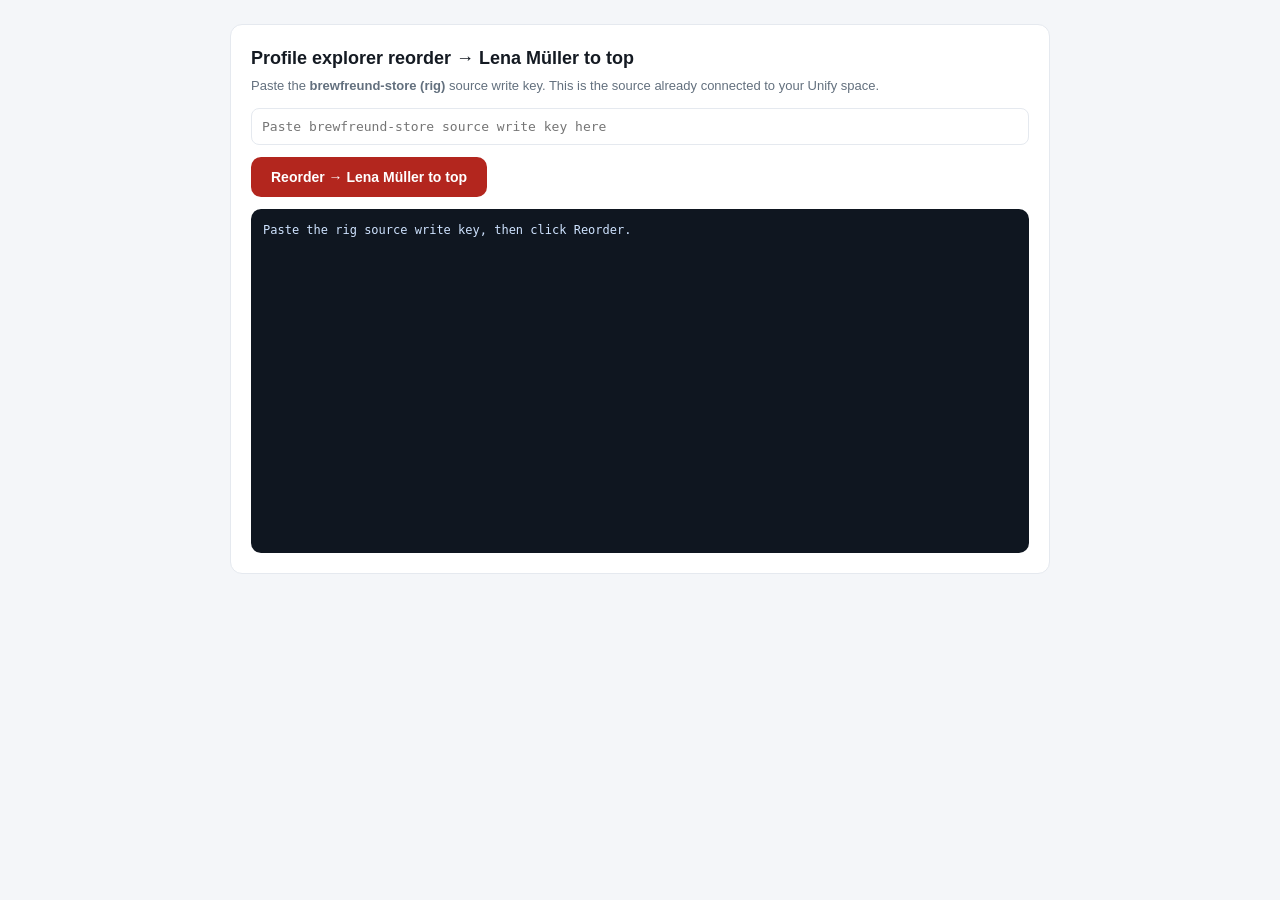
<file: reorder.html>
<!doctype html>
<html lang="en">
<head>
<meta charset="utf-8">
<meta name="viewport" content="width=device-width, initial-scale=1">
<title>Profile explorer reorder — Lena Müller to top</title>
<!--
  Pushes fresh CURRENT-TIME activity so the Segment Profile explorer (sorted by Last Activity,
  newest first) shows Lena Müller on top and the old "Lena" from the earlier demo drops down.
  1) Paste the brewfreund-store (rig) SOURCE WRITE KEY in the box — the source already connected
     to the datadrone-prod Unify space. (Segment -> Connections -> Sources -> brewfreund-store ->
     Settings -> API Keys -> Write Key.)
  2) Click "Reorder". It refreshes the 16 cast profiles, then fires Lena Müller LAST so her
     activity is the newest. The old "Lena" is never touched, so she falls below the cast.
  3) Wait ~1 min, refresh Profile explorer.
-->
<style>
  body{margin:0;font:15px/1.5 -apple-system,BlinkMacSystemFont,"Segoe UI",Roboto,sans-serif;background:#f4f6f9;color:#141a22}
  .wrap{max-width:820px;margin:24px auto;padding:0 20px}
  .card{background:#fff;border:1px solid #e5e9ef;border-radius:12px;padding:20px}
  h1{font-size:18px;margin:0 0 4px}
  p{color:#63707e;font-size:13px;margin:0 0 12px}
  button{border:0;border-radius:10px;padding:12px 20px;font-size:14px;font-weight:800;cursor:pointer;color:#fff;background:#b3261e}
  button:disabled{opacity:.5;cursor:not-allowed}
  input{width:100%;box-sizing:border-box;padding:10px;border:1px solid #e5e9ef;border-radius:8px;font:13px ui-monospace,Menlo,Consolas,monospace;margin-bottom:12px}
  .log{font-family:ui-monospace,Menlo,Consolas,monospace;font-size:12px;background:#0f1620;color:#cfe3ff;border-radius:10px;padding:12px;height:320px;overflow:auto;white-space:pre-wrap;margin-top:12px}
  .log .ok{color:#7ee0a8}.log .err{color:#ff9a8f}.log .hi{color:#ffd479}
</style>
</head>
<body>
<div class="wrap">
  <div class="card">
    <h1>Profile explorer reorder → Lena Müller to top</h1>
    <p>Paste the <b>brewfreund-store (rig)</b> source write key. This is the source already connected to your Unify space.</p>
    <input id="key" type="text" placeholder="Paste brewfreund-store source write key here">
    <button id="go">Reorder → Lena Müller to top</button>
    <span id="state" style="color:#63707e;font-size:13px;margin-left:10px"></span>
    <div class="log" id="log">Paste the rig source write key, then click Reorder.</div>
  </div>
</div>
<script>
var API="https://api.segment.io/v1";
var PRODUCTS={
  esp:{product_id:"schwarzwald-espresso",sku:"BF-ESP-001",name:"Schwarzwald Espresso",category:"espresso",price:14.90},
  alp:{product_id:"alpengluehen-blend",sku:"BF-FIL-002",name:"Alpenglühen Blend",category:"filter",price:13.50},
  kil:{product_id:"kilimanjaro-sonnenaufgang",sku:"BF-FIL-003",name:"Kilimanjaro Sonnenaufgang",category:"filter",price:16.90},
  sum:{product_id:"sumatra-mandheling-reserve",sku:"BF-ESP-004",name:"Sumatra Mandheling Reserve",category:"espresso",price:17.50}
};
var CAST=[
  ["John Doe","john.doe@gmail.com","instagram","desktop","B","esp"],
  ["Jack Turner","jack.turner@gmail.com","instagram","mobile","A","alp"],
  ["Olivia Bennett","olivia.bennett@gmail.com","instagram","desktop","B","kil"],
  ["Mia Klein","mia.klein@web.de","instagram","mobile","A","sum"],
  ["Noah Fischer","noah.fischer@gmail.com","direct","desktop","B","esp"],
  ["Sophia Rossi","sophia.rossi@gmail.com","klaviyo","mobile","A","alp"],
  ["Emma Stone","emma.stone@gmail.com","direct","desktop","B","kil"],
  ["Ben Carter","ben.carter@gmail.com","direct","desktop","B","sum"],
  ["Lucas Weber","lucas.weber@web.de","organic","desktop","A","alp"],
  ["Anna Richter","anna.richter@gmail.com","instagram","desktop","B","kil"],
  ["Paul Neumann","paul.neumann@web.de","organic","desktop","A","esp"],
  ["Leon Wolf","leon.wolf@gmail.com","instagram","mobile","A","sum"],
  ["Hannah Koch","hannah.koch@web.de","direct","desktop","B","alp"],
  ["Julia Werner","julia.werner@gmx.de","organic","desktop","A","esp"],
  ["Marta Ricci","marta.ricci@gmail.com","klaviyo","mobile","A","kil"],
  ["Oscar Jansen","oscar.jansen@gmail.com","direct","desktop","B","sum"]
];
var logEl=document.getElementById("log");
function log(m,c){var s=document.createElement("span");if(c)s.className=c;s.textContent=m+"\n";logEl.appendChild(s);logEl.scrollTop=logEl.scrollHeight;}
function sleep(ms){return new Promise(function(r){setTimeout(r,ms);});}
function consentProps(){return {consent_analytics:true,consent_marketing:true};}
function ctx(source){return {consent:{categoryPreferences:{Analytics:true,Marketing:true}},campaign:{source:source,medium:(source==="direct"||source==="organic")?source:"referral",name:"shopguide_pilot"}};}

document.getElementById("go").addEventListener("click",async function(){
  var KEY=(document.getElementById("key").value||"").trim();
  if(!KEY){log("Paste the rig source write key first.","err");return;}
  var authHeader="Basic "+btoa(KEY+":");
  async function post(kind,body){
    body.timestamp=new Date().toISOString();
    try{
      var r=await fetch(API+"/"+kind,{method:"POST",headers:{"Content-Type":"application/json","Authorization":authHeader},body:JSON.stringify(body)});
      log((r.ok?"  ✓ ":"  ✗ ")+kind+"  "+(body.event||(body.traits&&body.traits.name)||"identify")+"  "+r.status, r.ok?"ok":"err");
      return r.ok;
    }catch(e){ log("  ✗ "+kind+"  "+e.message,"err"); return false; }
  }
  var btn=this;btn.disabled=true;document.getElementById("state").textContent="reordering…";
  log("Reordering Profile explorer — cast first, Lena Müller last…","hi");
  for(var i=0;i<CAST.length;i++){
    var c=CAST[i], email=c[1].toLowerCase(), name=c[0], p=PRODUCTS[c[5]], src=c[2], dev=c[3], v=c[4];
    var gc=ctx(src);
    await post("identify",{userId:email,traits:{email:email,name:name},context:gc}); await sleep(40);
    await post("track",{userId:email,event:"Product Viewed",properties:Object.assign({},p,{currency:"EUR",brand:"Brewfreund",source:src,device_type:dev,experiment_variant:v},consentProps()),context:gc}); await sleep(60);
  }
  await sleep(500);
  var USER="lena.mueller@gmail.com", NAME="Lena Müller"; var gcl=ctx("instagram");
  await post("identify",{userId:USER,traits:{email:USER,name:NAME},context:gcl}); await sleep(60);
  await post("track",{userId:USER,event:"Page Viewed",properties:Object.assign({path:"/",source:"instagram",device_type:"mobile"},consentProps()),context:gcl});
  document.getElementById("state").textContent="reordered";
  log("\nDone. Wait ~1 min, refresh Profile explorer: Lena Müller on top, old 'Lena' pushed below the cast.","hi");
  btn.disabled=false;
});
</script>
</body>
</html>
</file>
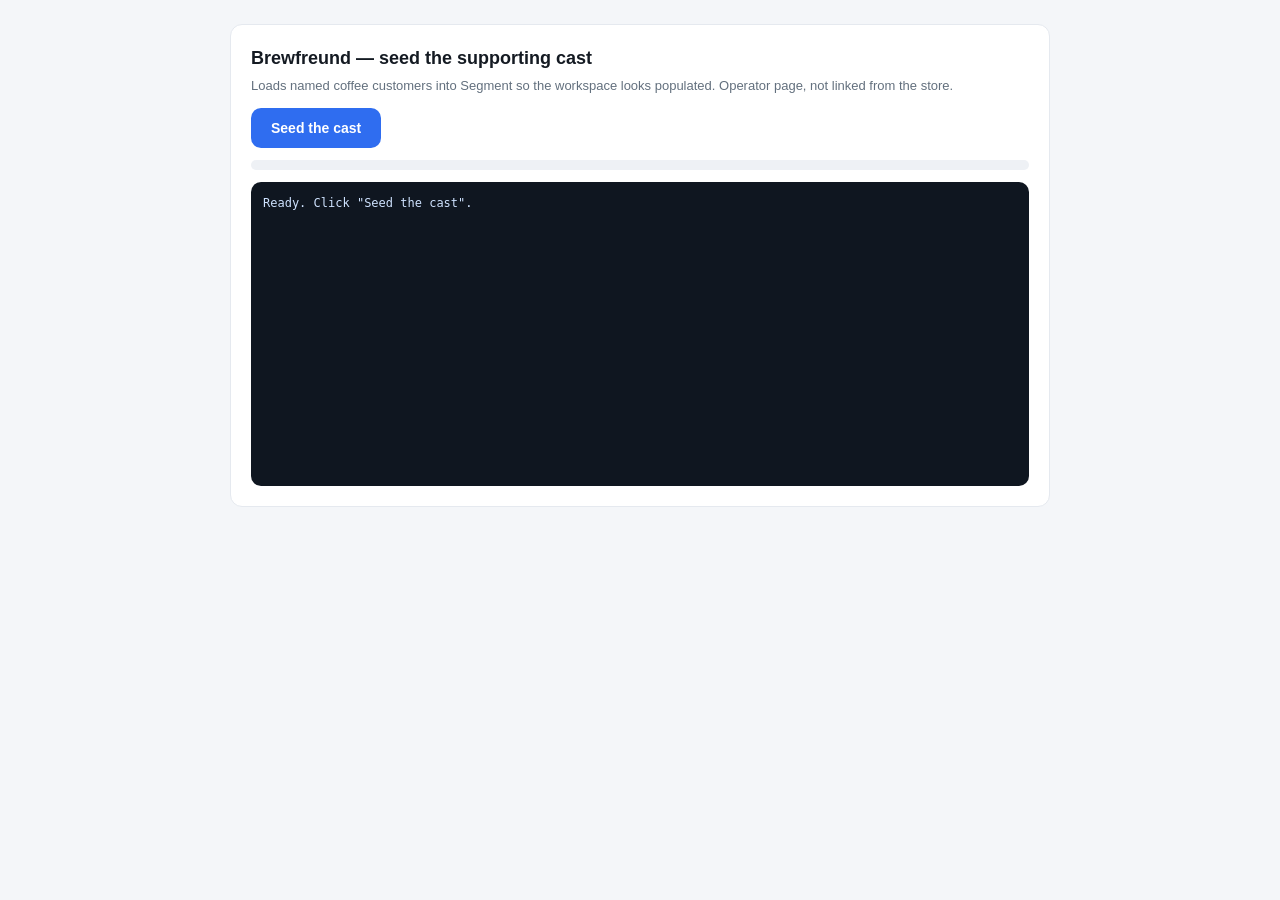
<file: seed-cast.html>
<!doctype html>
<html lang="en">
<head>
<meta charset="utf-8">
<meta name="viewport" content="width=device-width, initial-scale=1">
<title>Brewfreund — seed cast</title>
<style>
  body{margin:0;font:15px/1.5 -apple-system,BlinkMacSystemFont,"Segoe UI",Roboto,sans-serif;background:#f4f6f9;color:#141a22}
  .wrap{max-width:820px;margin:24px auto;padding:0 20px}
  .card{background:#fff;border:1px solid #e5e9ef;border-radius:12px;padding:20px;margin-bottom:16px}
  h1{font-size:18px;margin:0 0 4px}
  p{color:#63707e;font-size:13px;margin:0 0 12px}
  button{border:0;border-radius:10px;padding:12px 20px;font-size:14px;font-weight:800;cursor:pointer;color:#fff;background:#2f6df0}
  button:disabled{opacity:.5;cursor:not-allowed}
  .bar{height:10px;background:#eef1f5;border-radius:6px;overflow:hidden;margin-top:12px}
  .bar>div{height:100%;width:0;background:#1f8a5b;transition:width .2s}
  .log{font-family:ui-monospace,Menlo,Consolas,monospace;font-size:12px;background:#0f1620;color:#cfe3ff;border-radius:10px;padding:12px;height:280px;overflow:auto;white-space:pre-wrap;margin-top:12px}
  .log .ok{color:#7ee0a8}.log .err{color:#ff9a8f}.log .hi{color:#ffd479}
</style>
</head>
<body>
<div class="wrap">
  <div class="card">
    <h1>Brewfreund — seed the supporting cast</h1>
    <p>Loads named coffee customers into Segment so the workspace looks populated. Operator page, not linked from the store.</p>
    <button id="go">Seed the cast</button>
    <span id="state" style="color:#63707e;font-size:13px;margin-left:10px"></span>
    <div class="bar"><div id="pbar"></div></div>
    <div class="log" id="log">Ready. Click "Seed the cast".</div>
  </div>
</div>
<script>
var KEY = "gktZ2jGZHKWXJNg2Xy49aB7YXHYzbvlI";
var API = "https://api.segment.io/v1";

var PRODUCTS = {
  esp:  { product_id:"schwarzwald-espresso", sku:"BF-ESP-001", name:"Schwarzwald Espresso", category:"espresso", price:14.90 },
  alp:  { product_id:"alpengluehen-blend", sku:"BF-FIL-002", name:"Alpenglühen Blend", category:"filter", price:13.50 },
  kil:  { product_id:"kilimanjaro-sonnenaufgang", sku:"BF-FIL-003", name:"Kilimanjaro Sonnenaufgang", category:"filter", price:16.90 },
  sum:  { product_id:"sumatra-mandheling-reserve", sku:"BF-ESP-004", name:"Sumatra Mandheling Reserve", category:"espresso", price:17.50 },
  dec:  { product_id:"morgenlicht-decaf", sku:"BF-DEC-005", name:"Morgenlicht Decaf", category:"decaf", price:15.90 },
  cold: { product_id:"bergkristall-cold-brew", sku:"BF-FIL-006", name:"Bergkristall Cold Brew Blend", category:"filter", price:14.20 }
};

// name, email, source, device, variant, product, buys(bool), abandons(stage or null)
var CAST = [
  ["John Doe","john.doe@gmail.com","instagram","desktop","B","esp",true,null],
  ["Jack Turner","jack.turner@gmail.com","instagram","mobile","A","alp",true,null],
  ["Olivia Bennett","olivia.bennett@gmail.com","instagram","desktop","B","kil",true,null],
  ["Mia Klein","mia.klein@web.de","instagram","mobile","A","sum",true,null],
  ["Noah Fischer","noah.fischer@gmail.com","instagram","desktop","B","dec",true,null],
  ["Sophia Rossi","sophia.rossi@gmail.com","instagram","mobile","A","cold",true,null],
  ["Rose Miller","rose.miller@gmail.com","klaviyo","desktop","B","esp",true,null],
  ["Liam Walsh","liam.walsh@gmail.com","klaviyo","mobile","A","alp",true,null],
  ["Emma Stone","emma.stone@gmail.com","direct","desktop","B","kil",true,null],
  ["Ben Carter","ben.carter@gmail.com","direct","desktop","B","sum",true,null],
  ["Lucas Weber","lucas.weber@web.de","organic","desktop","A","dec",true,null],
  ["Ava Romano","ava.romano@gmail.com","instagram","mobile","A","cold",false,null],
  ["Grace Hughes","grace.hughes@gmail.com","klaviyo","mobile","A","alp",false,"payment"],
  ["Henry Adams","henry.adams@gmail.com","direct","desktop","B","esp",false,null],
  ["Anna Richter","anna.richter@gmail.com","instagram","desktop","B","kil",true,null],
  ["Paul Neumann","paul.neumann@web.de","organic","desktop","A","esp",true,null],
  ["Marie Schäfer","marie.schaefer@gmx.de","klaviyo","mobile","A","alp",true,null],
  ["Leon Wolf","leon.wolf@gmail.com","instagram","mobile","A","sum",true,null],
  ["Hannah Koch","hannah.koch@web.de","direct","desktop","B","dec",true,null],
  ["David Braun","david.braun@gmail.com","instagram","desktop","B","cold",true,null],
  ["Julia Werner","julia.werner@gmx.de","organic","desktop","A","esp",true,null],
  ["Simon Krause","simon.krause@gmail.com","klaviyo","desktop","B","kil",true,null],
  ["Lea Zimmermann","lea.zimmermann@web.de","instagram","mobile","A","alp",false,null],
  ["Max Hartmann","max.hartmann@gmail.com","direct","desktop","B","sum",true,null],
  ["Charlotte Lang","charlotte.lang@gmx.de","instagram","mobile","A","dec",true,null],
  ["Elias Schmitt","elias.schmitt@gmail.com","organic","desktop","A","cold",false,null],
  ["Marta Ricci","marta.ricci@gmail.com","klaviyo","mobile","A","esp",true,null],
  ["Oscar Jansen","oscar.jansen@gmail.com","direct","desktop","B","alp",true,null],
  ["Isabel Moser","isabel.moser@web.de","instagram","desktop","B","kil",true,null],
  ["Finn Keller","finn.keller@gmail.com","organic","mobile","A","sum",false,null]
];

var logEl = document.getElementById("log");
function log(m,c){var s=document.createElement("span");if(c)s.className=c;s.textContent=m+"\n";logEl.appendChild(s);logEl.scrollTop=logEl.scrollHeight;}
function auth(){return "Basic "+btoa(KEY+":");}
function sleep(ms){return new Promise(function(r){setTimeout(r,ms);});}
var DAY=24*60*60*1000;
function ts(d,min){return new Date(Date.now()-d*DAY+min*60000).toISOString();}
function uuid(){return "xxxxxxxxxxxx4xxxyxxx".replace(/[xy]/g,function(c){var r=Math.random()*16|0,v=c==="x"?r:(r&0x3|0x8);return v.toString(16);});}

async function send(kind,body){
  var res=await fetch(API+"/"+kind,{method:"POST",headers:{"Content-Type":"application/json","Authorization":auth()},body:JSON.stringify(body)});
  if(!res.ok){throw new Error(kind+" "+res.status+" "+await res.text());}
}

function buildCalls(){
  var calls=[];
  CAST.forEach(function(c,idx){
    var name=c[0],email=c[1].toLowerCase(),source=c[2],device=c[3],variant=c[4],p=PRODUCTS[c[5]],buys=c[6],abandon=c[7];
    var day=28-idx, min=0;
    var base={source:source,device_type:device,experiment_variant:variant};
    calls.push(["identify",{userId:email,traits:{email:email,name:name},timestamp:ts(day,min)}]); min+=1;
    calls.push(["track",{userId:email,event:"Product Viewed",properties:Object.assign({product_id:p.product_id,sku:p.sku,name:p.name,category:p.category,price:p.price,currency:"EUR",brand:"Brewfreund"},base),timestamp:ts(day,min)}]); min+=2;
    calls.push(["track",{userId:email,event:"Experiment Viewed",properties:{experiment_id:"pdp_cta_ab",experiment_name:"PDP CTA Subscription vs Cart",variant:variant},timestamp:ts(day,min)}]); min+=1;
    if(buys||abandon){
      var cid=uuid();
      calls.push(["track",{userId:email,event:"Product Added",properties:{product_id:p.product_id,sku:p.sku,name:p.name,price:p.price,quantity:1,cart_id:cid,currency:"EUR"},timestamp:ts(day,min)}]); min+=2;
      calls.push(["track",{userId:email,event:"Checkout Started",properties:{order_id:cid,value:p.price,currency:"EUR"},timestamp:ts(day,min)}]); min+=1;
      calls.push(["track",{userId:email,event:"Checkout Step Viewed",properties:{checkout_id:cid,step:1,step_name:"shipping"},timestamp:ts(day,min)}]); min+=1;
      if(buys || abandon==="payment"){
        calls.push(["track",{userId:email,event:"Checkout Step Viewed",properties:{checkout_id:cid,step:2,step_name:"payment"},timestamp:ts(day,min)}]); min+=1;
      }
      if(buys){
        calls.push(["track",{userId:email,event:"Order Completed",properties:Object.assign({order_id:cid,total:p.price,revenue:p.price,currency:"EUR",products:[{product_id:p.product_id,sku:p.sku,name:p.name,price:p.price,quantity:1}]},base),timestamp:ts(day,min)}]);
      }
    }
  });
  return calls;
}

document.getElementById("go").addEventListener("click",async function(){
  var btn=this;btn.disabled=true;
  var st=document.getElementById("state");st.textContent="sending…";
  var calls=buildCalls();
  log("Seeding "+CAST.length+" customers, "+calls.length+" calls…","hi");
  var bar=document.getElementById("pbar");
  var lastEmail="";
  for(var i=0;i<calls.length;i++){
    try{ await send(calls[i][0],calls[i][1]); }
    catch(e){ log("  ✗ "+e.message,"err"); st.textContent="failed"; btn.disabled=false; return; }
    var em=calls[i][1].userId; if(em!==lastEmail){log("  ✓ "+em,"ok");lastEmail=em;}
    bar.style.width=Math.round(100*(i+1)/calls.length)+"%";
    await sleep(30);
  }
  var igBuyers=CAST.filter(function(c){return c[6] && c[2]==="instagram";}).length;
  st.textContent="done";
  log("\nDone. "+CAST.length+" customers seeded. "+igBuyers+" arrived from Instagram and bought.","hi");
  window.__seedDone=true;
});
</script>
</body>
</html>
</file>
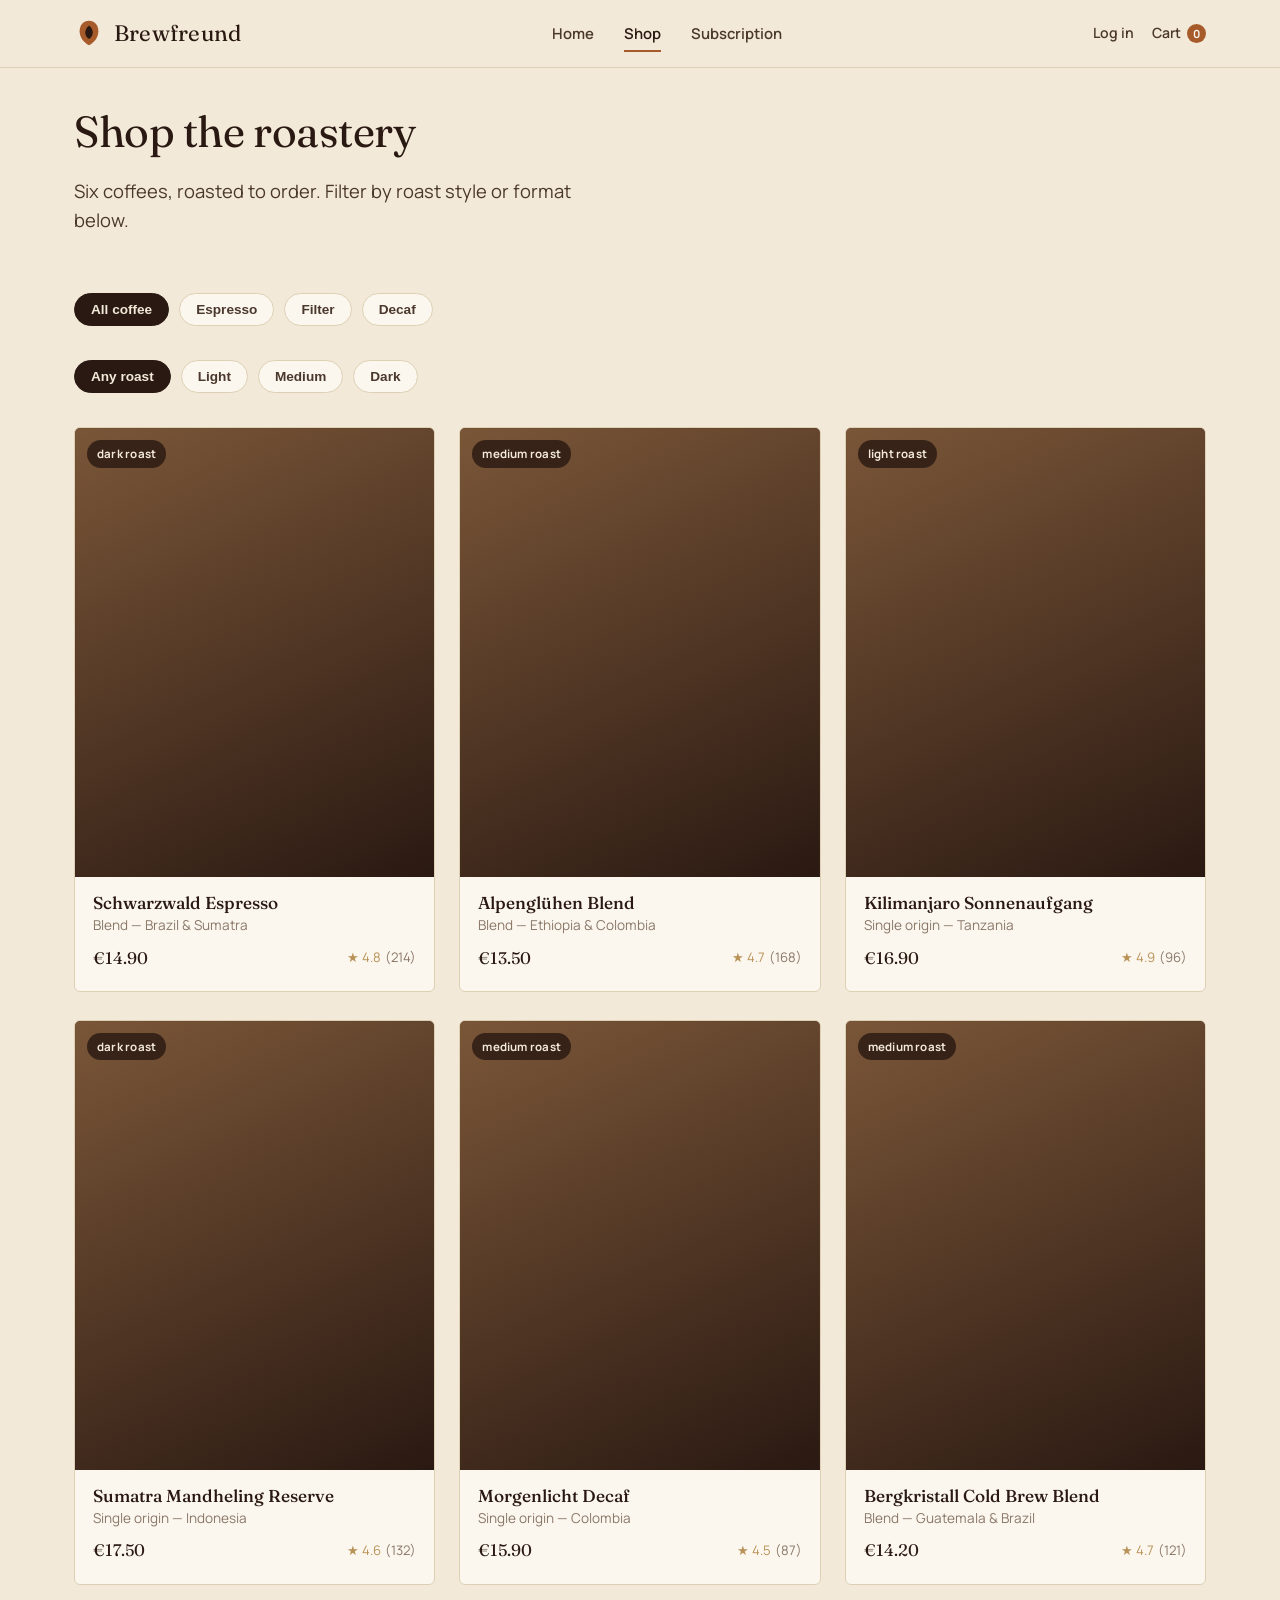
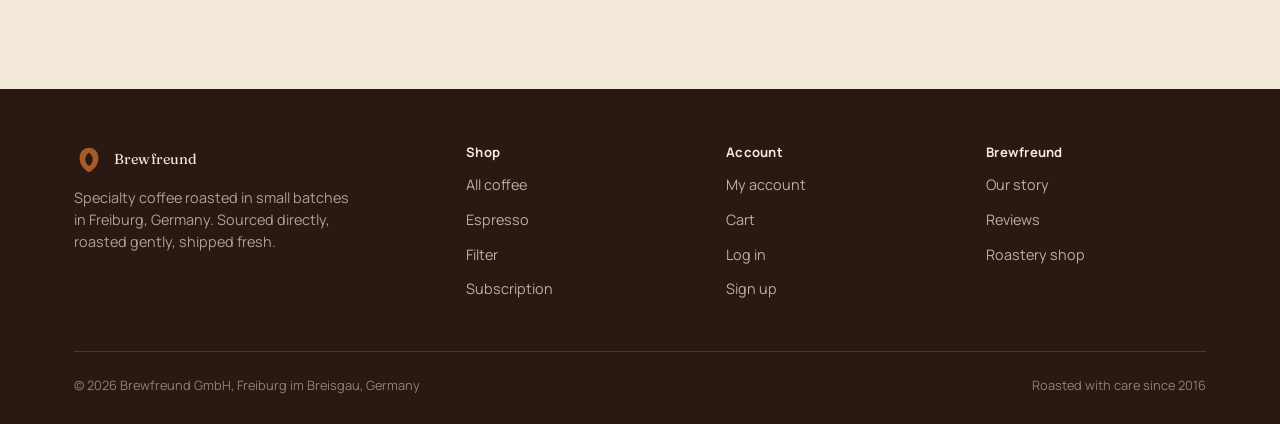
<file: shop.html>
<!doctype html>
<html lang="en">
<head>
<meta charset="utf-8">
<meta name="viewport" content="width=device-width, initial-scale=1">
<title>Shop Coffee — Brewfreund</title>
<meta name="description" content="Browse Brewfreund's espresso, filter and decaf coffees. Roasted fresh in Freiburg, Germany.">
<link rel="stylesheet" href="css/style.css">
</head>
<body>
<a class="skip-link" href="#main">Skip to content</a>

<main id="main">
  <section class="block-tight">
    <div class="container">
      <h1 style="font-size:clamp(2rem,3.4vw,2.8rem);">Shop the roastery</h1>
      <p class="lede">Six coffees, roasted to order. Filter by roast style or format below.</p>
    </div>
  </section>

  <section class="block" style="padding-top:0;">
    <div class="container">
      <div class="filter-bar" id="category-filters"></div>
      <div class="filter-bar" id="roast-filters"></div>
      <div class="product-grid" id="shop-grid"></div>
    </div>
  </section>
</main>

<script src="js/products.js"></script>
<script src="js/segment-analytics.js"></script>
<script src="js/app.js"></script>
<script>
  bfInitPage({ active: "shop" });

  var params = new URLSearchParams(window.location.search);
  var state = {
    category: params.get("category") || "all",
    roast: params.get("roast") || "all"
  };

  var categories = [
    { key: "all", label: "All coffee" },
    { key: "espresso", label: "Espresso" },
    { key: "filter", label: "Filter" },
    { key: "decaf", label: "Decaf" }
  ];
  var roasts = [
    { key: "all", label: "Any roast" },
    { key: "light", label: "Light" },
    { key: "medium", label: "Medium" },
    { key: "dark", label: "Dark" }
  ];

  function renderChips(containerId, items, activeKey, onPick) {
    var el = document.getElementById(containerId);
    el.innerHTML = items.map(function (i) {
      return '<button type="button" class="chip' + (i.key === activeKey ? " active" : "") + '" data-key="' + i.key + '">' + i.label + "</button>";
    }).join("");
    el.querySelectorAll(".chip").forEach(function (btn) {
      btn.addEventListener("click", function () { onPick(btn.dataset.key); });
    });
  }

  function currentProducts() {
    return PRODUCTS.filter(function (p) {
      var catOk = state.category === "all" || p.category === state.category;
      var roastOk = state.roast === "all" || p.roast === state.roast;
      return catOk && roastOk;
    });
  }

  function renderGrid() {
    var list = currentProducts();
    var grid = document.getElementById("shop-grid");
    if (list.length === 0) {
      grid.innerHTML = '<p>No coffees match that combination right now — try a different roast or format.</p>';
      return;
    }
    grid.innerHTML = list.map(function (p) {
      return (
        '<a class="product-card" href="product.html?id=' + p.id + '">' +
          '<div class="thumb" style="' + bfThumbStyle(p.image) + '">' +
            '<span class="roast-tag">' + p.roast + ' roast</span>' +
          '</div>' +
          '<div class="info">' +
            '<h3>' + p.name + '</h3>' +
            '<div class="origin">' + p.origin + '</div>' +
            '<div class="meta-row">' +
              '<span class="price">' + bfPrice(p.price) + '</span>' +
              '<span class="rating">★ ' + p.rating.toFixed(1) + ' <span class="count">(' + p.ratingCount + ')</span></span>' +
            '</div>' +
          '</div>' +
        '</a>'
      );
    }).join("");
  }

  function render() {
    renderChips("category-filters", categories, state.category, function (key) { state.category = key; render(); });
    renderChips("roast-filters", roasts, state.roast, function (key) { state.roast = key; render(); });
    renderGrid();
  }

  render();

  bfTrack("Product List Viewed", {
    category: state.category,
    products: currentProducts().map(function (p) {
      return { product_id: p.id, sku: p.sku, name: p.name, price: p.price, category: p.category };
    })
  });
</script>
</body>
</html>
</file>
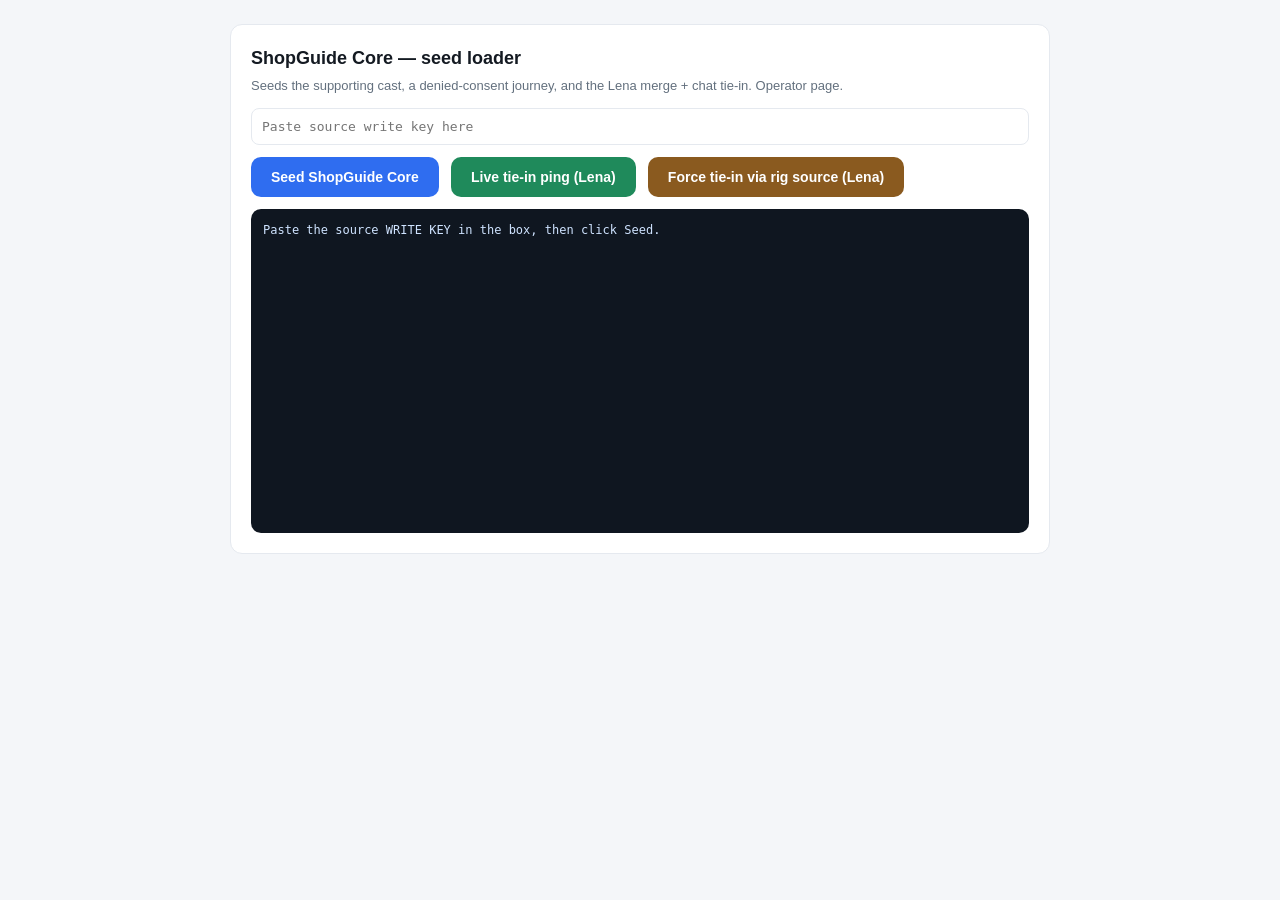
<file: shopguide-seed.html>
<!doctype html>
<html lang="en">
<head>
<meta charset="utf-8">
<meta name="viewport" content="width=device-width, initial-scale=1">
<title>ShopGuide Core — seed loader</title>
<!--
  ShopGuide Core seed loader.
  1) Open this page. 2) Paste the source WRITE KEY into the box. 3) Click "Seed ShopGuide Core".
  Every event carries a consent object, UTM context, and experiment_variant — the frozen ShopGuide
  Core shape. Data is sent to the standard Segment ingestion endpoint (the workspace region is set at
  workspace creation; this workspace is US).
  Buttons:
   - "Seed ShopGuide Core": full seed to the ShopGuide Core source (uses the key in the box).
   - "Live tie-in ping (Lena)": current-time chat tie-in to the ShopGuide Core source (uses the box key).
   - "Force tie-in via rig source (Lena)": chat tie-in through the brewfreund-store rig source (also uses
      the box key — paste the brewfreund-store write key) which is already connected to the Unify space.
-->
<style>
  body{margin:0;font:15px/1.5 -apple-system,BlinkMacSystemFont,"Segoe UI",Roboto,sans-serif;background:#f4f6f9;color:#141a22}
  .wrap{max-width:820px;margin:24px auto;padding:0 20px}
  .card{background:#fff;border:1px solid #e5e9ef;border-radius:12px;padding:20px;margin-bottom:16px}
  h1{font-size:18px;margin:0 0 4px}
  p{color:#63707e;font-size:13px;margin:0 0 12px}
  button{border:0;border-radius:10px;padding:12px 20px;font-size:14px;font-weight:800;cursor:pointer;color:#fff;background:#2f6df0}
  button:disabled{opacity:.5;cursor:not-allowed}
  .log{font-family:ui-monospace,Menlo,Consolas,monospace;font-size:12px;background:#0f1620;color:#cfe3ff;border-radius:10px;padding:12px;height:300px;overflow:auto;white-space:pre-wrap;margin-top:12px}
  .log .ok{color:#7ee0a8}.log .err{color:#ff9a8f}.log .hi{color:#ffd479}
</style>
</head>
<body>
<div class="wrap">
  <div class="card">
    <h1>ShopGuide Core — seed loader</h1>
    <p>Seeds the supporting cast, a denied-consent journey, and the Lena merge + chat tie-in. Operator page.</p>
    <input id="key" type="text" placeholder="Paste source write key here" style="width:100%;box-sizing:border-box;padding:10px;border:1px solid #e5e9ef;border-radius:8px;font:13px ui-monospace,Menlo,Consolas,monospace;margin-bottom:12px">
    <button id="go">Seed ShopGuide Core</button>
    <button id="ping" style="background:#1f8a5b;margin-left:8px">Live tie-in ping (Lena)</button>
    <button id="pingrig" style="background:#8a5a1f;margin-left:8px">Force tie-in via rig source (Lena)</button>
    <span id="state" style="color:#63707e;font-size:13px;margin-left:10px"></span>
    <div class="log" id="log">Paste the source WRITE KEY in the box, then click Seed.</div>
  </div>
</div>
<script>
var KEY = "";                               // filled from the input box on the page
var API = "https://api.segment.io/v1";      // Segment ingestion endpoint

// Rig uses the reused Brewfreund chassis (controlled demo store), ShopGuide Core plan shape.
var PRODUCTS = {
  esp:{product_id:"schwarzwald-espresso",sku:"BF-ESP-001",name:"Schwarzwald Espresso",category:"espresso",price:14.90},
  alp:{product_id:"alpengluehen-blend",sku:"BF-FIL-002",name:"Alpenglühen Blend",category:"filter",price:13.50},
  kil:{product_id:"kilimanjaro-sonnenaufgang",sku:"BF-FIL-003",name:"Kilimanjaro Sonnenaufgang",category:"filter",price:16.90},
  sum:{product_id:"sumatra-mandheling-reserve",sku:"BF-ESP-004",name:"Sumatra Mandheling Reserve",category:"espresso",price:17.50}
};

// name, email, source, device, variant, product, buys
var CAST = [
  ["John Doe","john.doe@gmail.com","instagram","desktop","B","esp",true],
  ["Jack Turner","jack.turner@gmail.com","instagram","mobile","A","alp",true],
  ["Olivia Bennett","olivia.bennett@gmail.com","instagram","desktop","B","kil",true],
  ["Mia Klein","mia.klein@web.de","instagram","mobile","A","sum",true],
  ["Noah Fischer","noah.fischer@gmail.com","direct","desktop","B","esp",true],
  ["Sophia Rossi","sophia.rossi@gmail.com","klaviyo","mobile","A","alp",true],
  ["Emma Stone","emma.stone@gmail.com","direct","desktop","B","kil",true],
  ["Ben Carter","ben.carter@gmail.com","direct","desktop","B","sum",true],
  ["Lucas Weber","lucas.weber@web.de","organic","desktop","A","alp",true],
  ["Anna Richter","anna.richter@gmail.com","instagram","desktop","B","kil",true],
  ["Paul Neumann","paul.neumann@web.de","organic","desktop","A","esp",true],
  ["Leon Wolf","leon.wolf@gmail.com","instagram","mobile","A","sum",true],
  ["Hannah Koch","hannah.koch@web.de","direct","desktop","B","alp",true],
  ["Julia Werner","julia.werner@gmx.de","organic","desktop","A","esp",true],
  ["Marta Ricci","marta.ricci@gmail.com","klaviyo","mobile","A","kil",true],
  ["Oscar Jansen","oscar.jansen@gmail.com","direct","desktop","B","sum",true]
];

var logEl=document.getElementById("log");
function log(m,c){var s=document.createElement("span");if(c)s.className=c;s.textContent=m+"\n";logEl.appendChild(s);logEl.scrollTop=logEl.scrollHeight;}
function auth(){return "Basic "+btoa(KEY+":");}
function sleep(ms){return new Promise(function(r){setTimeout(r,ms);});}
var DAY=24*60*60*1000;
function ts(d,min){return new Date(Date.now()-d*DAY+(min||0)*60000).toISOString();}
function uuid(){return "xxxxxxxxxxxx4xxxyxxx".replace(/[xy]/g,function(c){var r=Math.random()*16|0,v=c==="x"?r:(r&0x3|0x8);return v.toString(16);});}

// consent object + UTM context on EVERY event (frozen ShopGuide Core shape)
function ctx(source, analytics, marketing){
  return {
    consent:{categoryPreferences:{Analytics:analytics!==false, Marketing:marketing!==false}},
    campaign:{source:source, medium:(source==="direct"||source==="organic")?source:"referral", name:"shopguide_pilot"}
  };
}
function consentProps(analytics, marketing){
  return {consent_analytics:analytics!==false, consent_marketing:marketing!==false};
}

async function send(kind,body){
  var res=await fetch(API+"/"+kind,{method:"POST",headers:{"Content-Type":"application/json","Authorization":auth()},body:JSON.stringify(body)});
  if(!res.ok){throw new Error(kind+" "+res.status+" "+await res.text());}
}

function buildCalls(){
  var calls=[];
  // ---- Supporting cast (consent granted) : gives the Flip its volume ----
  CAST.forEach(function(c,idx){
    var name=c[0],email=c[1].toLowerCase(),source=c[2],device=c[3],variant=c[4],p=PRODUCTS[c[5]],buys=c[6];
    var day=26-idx,min=0;
    var base={source:source,device_type:device,experiment_variant:variant};
    var context=ctx(source,true,true);
    calls.push(["identify",{userId:email,traits:{email:email,name:name},context:context,timestamp:ts(day,min)}]);min+=1;
    calls.push(["track",{userId:email,event:"Product Viewed",properties:Object.assign({},p,{currency:"EUR",brand:"Brewfreund"},base,consentProps(true,true)),context:context,timestamp:ts(day,min)}]);min+=2;
    calls.push(["track",{userId:email,event:"Experiment Viewed",properties:Object.assign({experiment_id:"pdp_cta_ab",variant:variant},consentProps(true,true)),context:context,timestamp:ts(day,min)}]);min+=1;
    if(buys){
      var cid=uuid();
      calls.push(["track",{userId:email,event:"Cart Added",properties:Object.assign({},p,{quantity:1,cart_id:cid,currency:"EUR"},consentProps(true,true)),context:context,timestamp:ts(day,min)}]);min+=2;
      calls.push(["track",{userId:email,event:"Checkout Started",properties:Object.assign({order_id:cid,value:p.price,currency:"EUR"},consentProps(true,true)),context:context,timestamp:ts(day,min)}]);min+=1;
      calls.push(["track",{userId:email,event:"Order Completed",properties:Object.assign({order_id:cid,total:p.price,revenue:p.price,currency:"EUR"},base,consentProps(true,true)),context:context,timestamp:ts(day,min)}]);
    }
  });

  // ---- Denied-consent journey : shows the Consent view / suppression story ----
  (function(){
    var email="dana.denied@gmail.com", src="instagram", day=3, min=0;
    var context=ctx(src,false,false);
    calls.push(["identify",{userId:email,traits:{email:email,name:"Dana Denied"},context:context,timestamp:ts(day,min)}]);min+=1;
    calls.push(["track",{userId:email,event:"Page Viewed",properties:Object.assign({path:"/",source:src},consentProps(false,false)),context:context,timestamp:ts(day,min)}]);min+=1;
    calls.push(["track",{userId:email,event:"Product Viewed",properties:Object.assign({},PRODUCTS.kil,{currency:"EUR",source:src},consentProps(false,false)),context:context,timestamp:ts(day,min)}]);
  })();

  // ---- LENA : cross-device merge + chat tie-in (for a recorded cut; do it LIVE in the real demo) ----
  (function(){
    var USER="lena.mueller@gmail.com", NAME="Lena Müller";
    var phone="lena-phone-"+Date.now(), laptop="lena-laptop-"+Date.now();
    var chatSession="sg_chat_"+uuid();
    var gc=ctx("instagram",true,true);
    // Phone: anonymous browse via UTM link
    calls.push(["track",{anonymousId:phone,event:"Page Viewed",properties:Object.assign({path:"/",source:"instagram",device_type:"mobile"},consentProps(true,true)),context:gc,timestamp:ts(2,0)}]);
    calls.push(["track",{anonymousId:phone,event:"Product Viewed",properties:Object.assign({},PRODUCTS.kil,{currency:"EUR",source:"instagram",device_type:"mobile"},consentProps(true,true)),context:gc,timestamp:ts(2,2)}]);
    // Laptop: newsletter signup + identify -> merge
    calls.push(["track",{anonymousId:laptop,event:"Page Viewed",properties:Object.assign({path:"/",source:"direct",device_type:"desktop"},consentProps(true,true)),context:ctx("direct",true,true),timestamp:ts(1,0)}]);
    calls.push(["track",{anonymousId:laptop,event:"Newsletter Signup",properties:Object.assign({email:USER,device_type:"desktop"},consentProps(true,true)),context:ctx("direct",true,true),timestamp:ts(1,1)}]);
    calls.push(["identify",{userId:USER,anonymousId:laptop,traits:{email:USER,name:NAME},context:ctx("direct",true,true),timestamp:ts(1,2)}]);
    calls.push(["identify",{userId:USER,anonymousId:phone,traits:{email:USER,name:NAME},context:gc,timestamp:ts(1,3)}]);
    // Chat tie-in (LABELED stand-in for ShopGuide widget): session id lands on the profile
    calls.push(["identify",{userId:USER,traits:{email:USER,name:NAME,shopguide_chat_session_id:chatSession},context:gc,timestamp:ts(1,4)}]);
    calls.push(["track",{userId:USER,event:"Chat Session Started",properties:Object.assign({shopguide_chat_session_id:chatSession,stand_in:true,device_type:"mobile"},consentProps(true,true)),context:gc,timestamp:ts(1,5)}]);
    // Her order (feeds the flip): first touch instagram/mobile, converts direct/desktop, variant B
    var cid=uuid();
    calls.push(["track",{userId:USER,event:"Cart Added",properties:Object.assign({},PRODUCTS.kil,{quantity:1,cart_id:cid,currency:"EUR"},consentProps(true,true)),context:ctx("direct",true,true),timestamp:ts(1,6)}]);
    calls.push(["track",{userId:USER,event:"Checkout Started",properties:Object.assign({order_id:cid,value:PRODUCTS.kil.price,currency:"EUR"},consentProps(true,true)),context:ctx("direct",true,true),timestamp:ts(1,7)}]);
    calls.push(["track",{userId:USER,event:"Order Completed",properties:Object.assign({order_id:cid,total:PRODUCTS.kil.price,revenue:PRODUCTS.kil.price,currency:"EUR",experiment_variant:"B",source:"direct"},consentProps(true,true)),context:ctx("direct",true,true),timestamp:ts(1,8)}]);
  })();

  return calls;
}

document.getElementById("go").addEventListener("click",async function(){
  KEY=(document.getElementById("key").value||"").trim();
  if(!KEY){log("Paste the source write key in the box first.","err");return;}
  var btn=this;btn.disabled=true;document.getElementById("state").textContent="sending…";
  var calls=buildCalls();
  log("Seeding "+calls.length+" calls to the source…","hi");
  for(var i=0;i<calls.length;i++){
    try{ await send(calls[i][0],calls[i][1]); }
    catch(e){ log("  x "+e.message,"err"); document.getElementById("state").textContent="failed"; btn.disabled=false; return; }
    log("  ok "+calls[i][0]+"  "+(calls[i][1].event||"identify"),"ok");
    await sleep(30);
  }
  document.getElementById("state").textContent="done";
  log("\nDone. Supporting cast + denied-consent journey + Lena merge & chat tie-in seeded.","hi");
});

// Fires CURRENT-TIME events so the chat tie-in lands on Lena immediately. Uses the key in the box.
document.getElementById("ping").addEventListener("click",async function(){
  KEY=(document.getElementById("key").value||"").trim();
  if(!KEY){log("Paste the write key in the box first.","err");return;}
  var USER="lena.mueller@gmail.com", NAME="Lena Müller";
  var chat="sg_chat_"+uuid(); var now=new Date().toISOString(); var gc=ctx("instagram",true,true);
  var live=[
    ["identify",{userId:USER,traits:{email:USER,name:NAME,shopguide_chat_session_id:chat},context:gc,timestamp:now}],
    ["track",{userId:USER,event:"Chat Session Started",properties:Object.assign({shopguide_chat_session_id:chat,stand_in:true,device_type:"mobile"},consentProps(true,true)),context:gc,timestamp:now}]
  ];
  log("Live tie-in ping (current time) for Lena…","hi");
  for(var i=0;i<live.length;i++){
    try{ await send(live[i][0],live[i][1]); log("  ok "+live[i][0]+"  "+(live[i][1].event||"identify"),"ok"); }
    catch(e){ log("  x "+e.message,"err"); return; }
    await sleep(40);
  }
  log("Live ping sent. Check Lena's profile in ~1 min for the shopguide_chat_session_id trait.","hi");
});

// Fallback: send the tie-in through the brewfreund-store rig source (already connected to the Unify
// space). Paste the brewfreund-store write key in the box, then click this.
document.getElementById("pingrig").addEventListener("click",async function(){
  var RIGKEY=(document.getElementById("key").value||"").trim();
  if(!RIGKEY){log("Paste the brewfreund-store (rig) write key in the box first.","err");return;}
  var RIGAPI="https://api.segment.io/v1";
  var auth2="Basic "+btoa(RIGKEY+":");
  var USER="lena.mueller@gmail.com", NAME="Lena Müller";
  var chat="sg_chat_"+uuid(); var now=new Date().toISOString(); var gc=ctx("instagram",true,true);
  var live=[
    ["identify",{userId:USER,traits:{email:USER,name:NAME,shopguide_chat_session_id:chat},context:gc,timestamp:now}],
    ["track",{userId:USER,event:"Chat Session Started",properties:Object.assign({shopguide_chat_session_id:chat,stand_in:true,device_type:"mobile"},consentProps(true,true)),context:gc,timestamp:now}]
  ];
  log("Tie-in via RIG source (brewfreund-store) for Lena…","hi");
  for(var i=0;i<live.length;i++){
    try{ var r=await fetch(RIGAPI+"/"+live[i][0],{method:"POST",headers:{"Content-Type":"application/json","Authorization":auth2},body:JSON.stringify(live[i][1])});
      log((r.ok?"  ok ":"  x ")+live[i][0]+"  "+(live[i][1].event||"identify")+"  "+r.status, r.ok?"ok":"err"); }
    catch(e){ log("  x "+e.message,"err"); return; }
    await sleep(40);
  }
  log("Sent via rig source. Lena should show shopguide_chat_session_id in ~1 min.","hi");
});
</script>
</body>
</html>
</file>
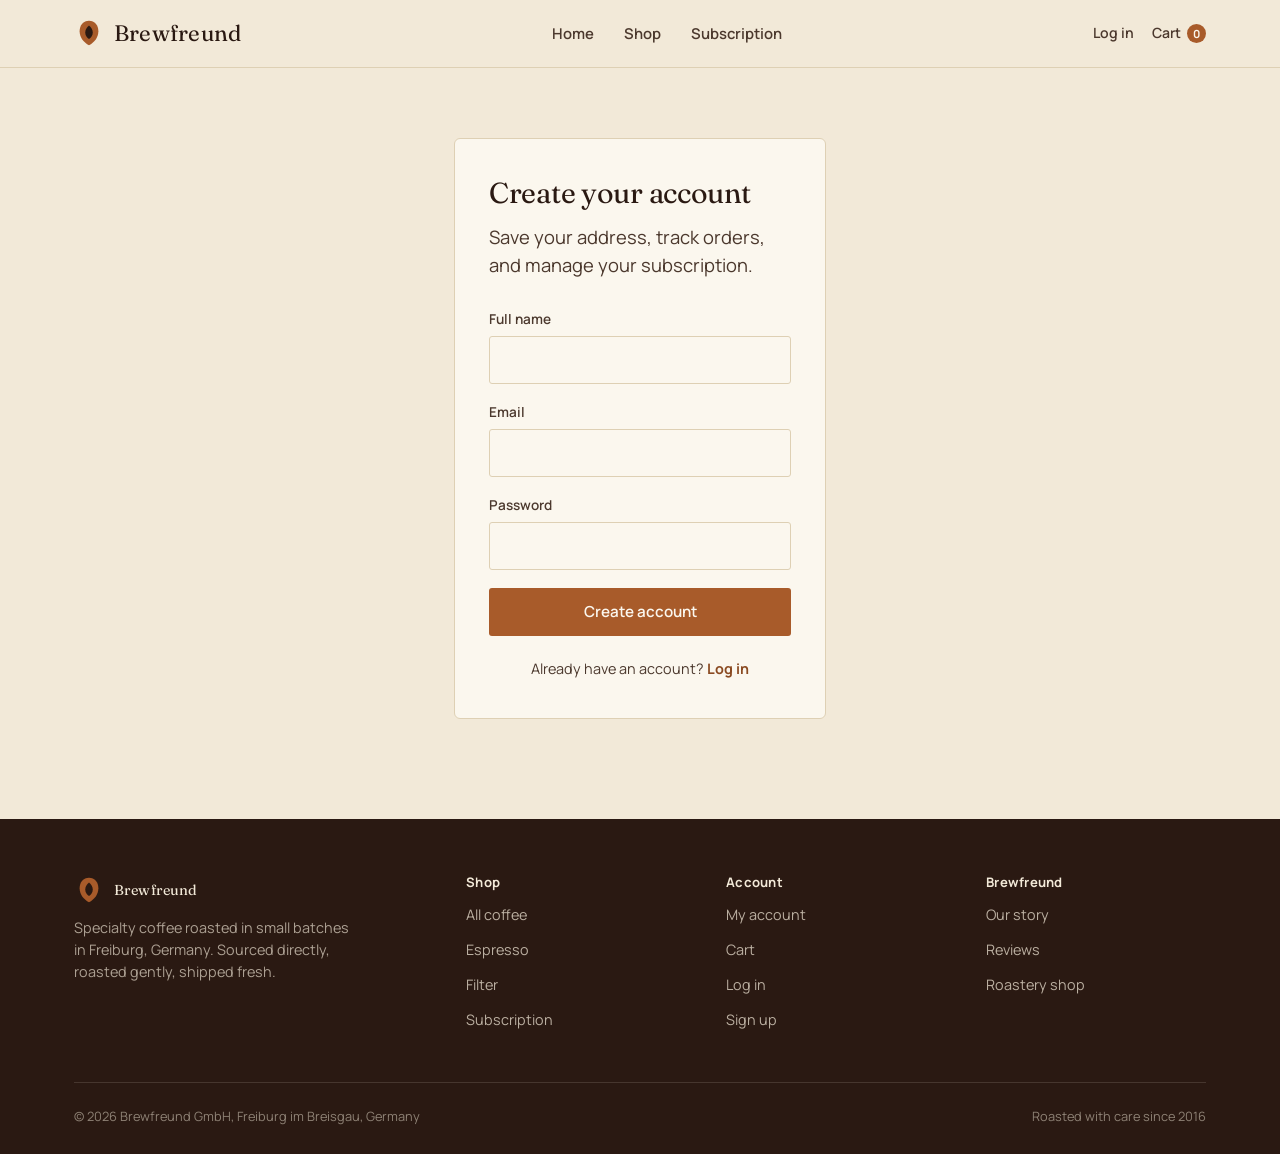
<file: signup.html>
<!doctype html>
<html lang="en">
<head>
<meta charset="utf-8">
<meta name="viewport" content="width=device-width, initial-scale=1">
<title>Sign Up — Brewfreund</title>
<link rel="stylesheet" href="css/style.css">
</head>
<body>
<a class="skip-link" href="#main">Skip to content</a>

<main id="main">
  <div class="auth-shell">
    <div class="card">
      <h1 style="font-size:1.8rem;">Create your account</h1>
      <p class="lede" style="margin-bottom:1.6em;">Save your address, track orders, and manage your subscription.</p>
      <form id="signup-form" novalidate>
        <div class="field">
          <label for="name">Full name</label>
          <input type="text" id="name" required>
          <div class="field-error">Enter your name.</div>
        </div>
        <div class="field">
          <label for="email">Email</label>
          <input type="email" id="email" required>
          <div class="field-error">Enter a valid email address.</div>
        </div>
        <div class="field">
          <label for="password">Password</label>
          <input type="password" id="password" required minlength="6">
          <div class="field-error">Use at least 6 characters.</div>
        </div>
        <button type="submit" class="btn btn-primary btn-block">Create account</button>
      </form>
      <div class="auth-switch">Already have an account? <a href="login.html">Log in</a></div>
    </div>
  </div>
</main>

<script src="js/products.js"></script>
<script src="js/segment-analytics.js"></script>
<script src="js/app.js"></script>
<script>
  bfInitPage({ active: "" });

  document.getElementById("signup-form").addEventListener("submit", function (e) {
    e.preventDefault();
    var name = document.getElementById("name").value.trim();
    var email = document.getElementById("email").value.trim().toLowerCase();
    var password = document.getElementById("password").value;

    var nameField = document.getElementById("name").closest(".field");
    var emailField = document.getElementById("email").closest(".field");
    var passField = document.getElementById("password").closest(".field");
    nameField.classList.toggle("invalid", name.length === 0);
    emailField.classList.toggle("invalid", !email.includes("@") || !email.includes("."));
    passField.classList.toggle("invalid", password.length < 6);
    if (name.length === 0 || !email.includes("@") || password.length < 6) return;

    bfSaveAccount(email, { name: name, password: password });
    bfSetUser({ email: email, name: name });
    var userId = bfIdentify(email, { name: name, email: email });
    bfTrack("Signed Up", { email: email, name: name });

    window.location.href = "account.html";
  });
</script>
</body>
</html>
</file>
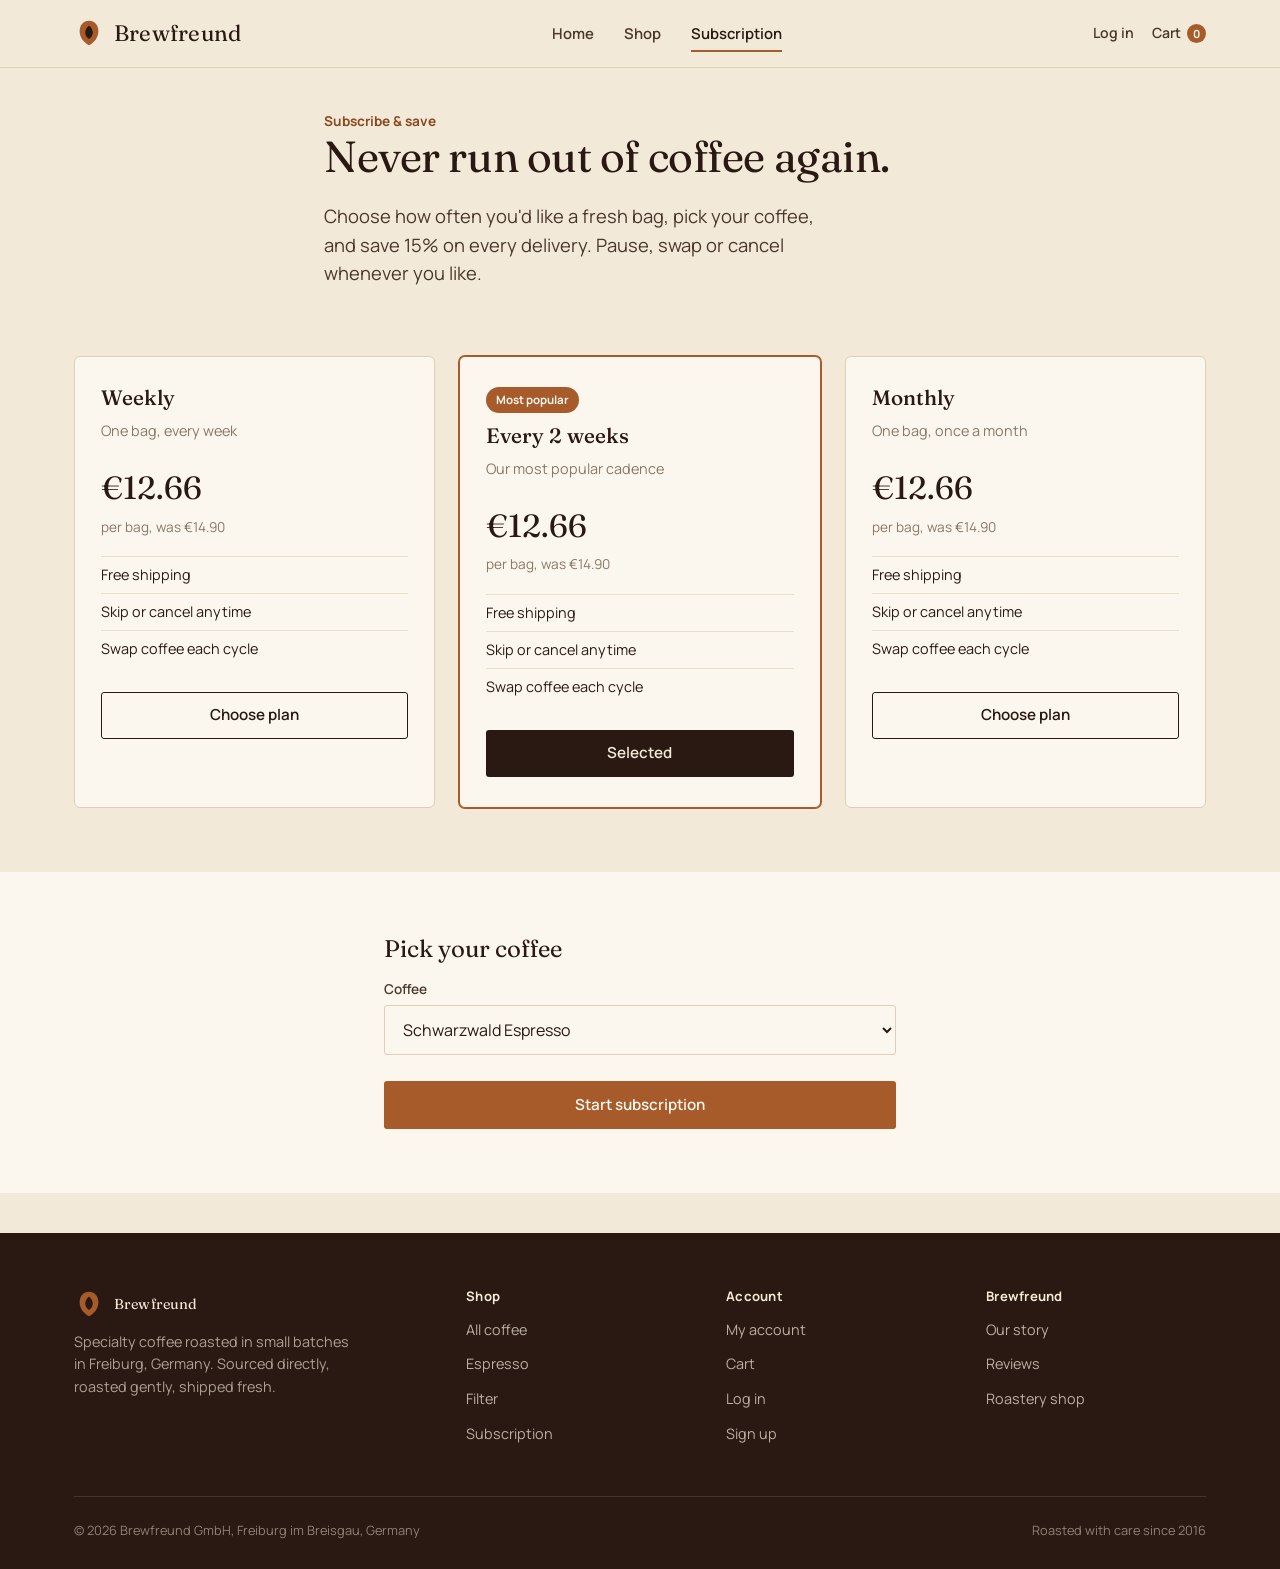
<file: subscription.html>
<!doctype html>
<html lang="en">
<head>
<meta charset="utf-8">
<meta name="viewport" content="width=device-width, initial-scale=1">
<title>Coffee Subscription — Brewfreund</title>
<meta name="description" content="Subscribe to Brewfreund coffee and save 15% on every order, delivered fresh on your schedule.">
<link rel="stylesheet" href="css/style.css">
</head>
<body>
<a class="skip-link" href="#main">Skip to content</a>

<main id="main">
  <section class="block-tight">
    <div class="container" style="max-width:680px;">
      <span class="eyebrow" style="color:var(--terracotta-dark);font-weight:700;font-size:0.85rem;">Subscribe & save</span>
      <h1 style="font-size:clamp(2rem,3.4vw,2.8rem);">Never run out of coffee again.</h1>
      <p class="lede">Choose how often you'd like a fresh bag, pick your coffee, and save 15% on every delivery. Pause, swap or cancel whenever you like.</p>
    </div>
  </section>

  <section class="block" style="padding-top:10px;">
    <div class="container">
      <div class="plan-grid" id="plan-grid"></div>
    </div>
  </section>

  <section class="block bg-paper">
    <div class="container" style="max-width:560px;">
      <h2 style="font-size:1.5rem;">Pick your coffee</h2>
      <div class="field" style="margin-top:16px;">
        <label for="coffee-select">Coffee</label>
        <select id="coffee-select"></select>
      </div>
      <button type="button" class="btn btn-primary btn-block" id="start-sub" style="margin-top:8px;">Start subscription</button>
    </div>
  </section>
</main>

<script src="js/products.js"></script>
<script src="js/segment-analytics.js"></script>
<script src="js/app.js"></script>
<script>
  bfInitPage({ active: "subscription" });

  var plans = [
    { key: "weekly", label: "Weekly", desc: "One bag, every week", full: 14.90, featured: false },
    { key: "biweekly", label: "Every 2 weeks", desc: "Our most popular cadence", full: 14.90, featured: true },
    { key: "monthly", label: "Monthly", desc: "One bag, once a month", full: 14.90, featured: false }
  ];

  var selectedPlan = "biweekly";

  function renderPlans() {
    document.getElementById("plan-grid").innerHTML = plans.map(function (p) {
      var discounted = (p.full * 0.85).toFixed(2);
      return (
        '<div class="plan-card' + (p.featured ? " featured" : "") + '" data-key="' + p.key + '">' +
          (p.featured ? '<span class="badge">Most popular</span>' : '') +
          '<h3>' + p.label + '</h3>' +
          '<p style="color:var(--espresso-40);font-size:0.9rem;">' + p.desc + '</p>' +
          '<div class="plan-price">€' + discounted + '</div>' +
          '<p style="color:var(--espresso-40);font-size:0.85rem;margin:0;">per bag, was €' + p.full.toFixed(2) + '</p>' +
          '<ul>' +
            '<li>Free shipping</li>' +
            '<li>Skip or cancel anytime</li>' +
            '<li>Swap coffee each cycle</li>' +
          '</ul>' +
          '<button type="button" class="btn ' + (selectedPlan === p.key ? "btn-dark" : "btn-outline") + ' btn-block select-plan" data-key="' + p.key + '">' +
            (selectedPlan === p.key ? "Selected" : "Choose plan") +
          '</button>' +
        '</div>'
      );
    }).join("");

    document.querySelectorAll(".select-plan").forEach(function (btn) {
      btn.addEventListener("click", function () {
        selectedPlan = btn.dataset.key;
        renderPlans();
      });
    });
  }
  renderPlans();

  var select = document.getElementById("coffee-select");
  select.innerHTML = PRODUCTS.map(function (p) { return '<option value="' + p.id + '">' + p.name + '</option>'; }).join("");
  var preselect = bfParam("product");
  if (preselect && bfGetProduct(preselect)) select.value = preselect;

  document.getElementById("start-sub").addEventListener("click", function () {
    var product = bfGetProduct(select.value);
    bfAddToCart(product.id, 1);
    bfUpdateCartBadge();
    bfToast(product.name + " subscription added — 15% applied at checkout");
    window.location.href = "cart.html";
  });
</script>
</body>
</html>
</file>
<file: css/style.css>
/* ==========================================================================
   Brewfreund — shared stylesheet
   Design tokens
   ========================================================================== */

@import url('https://fonts.googleapis.com/css2?family=Fraunces:ital,opsz,wght@0,9..144,300;0,9..144,400;0,9..144,500;0,9..144,600;1,9..144,400;1,9..144,500&family=Manrope:wght@400;500;600;700;800&display=swap');

:root {
  /* Color */
  --espresso:      #2A1912;
  --espresso-70:    #4B382D;
  --espresso-40:    #8A7768;
  --cream:          #F2E9D8;
  --paper:          #FBF7EE;
  --terracotta:     #A85B2A;
  --terracotta-dark:#8A4A21;
  --gold:           #B99257;
  --line:           #DED0B4;
  --line-soft:      #E9DFC8;
  --success:        #4C6B4F;
  --error:          #A23E3E;

  /* Type */
  --font-display: 'Fraunces', Georgia, serif;
  --font-body: 'Manrope', -apple-system, BlinkMacSystemFont, 'Segoe UI', sans-serif;

  /* Layout */
  --max-width: 1180px;
  --gutter: 24px;
  --radius-sm: 3px;
  --radius-md: 6px;
}

* { box-sizing: border-box; }
html { scroll-behavior: smooth; }

body {
  margin: 0;
  background: var(--cream);
  color: var(--espresso);
  font-family: var(--font-body);
  font-size: 16px;
  line-height: 1.55;
  -webkit-font-smoothing: antialiased;
}

img { max-width: 100%; display: block; }

a { color: inherit; text-decoration: none; }

h1, h2, h3, h4 {
  font-family: var(--font-display);
  font-weight: 500;
  line-height: 1.1;
  margin: 0 0 0.5em;
  color: var(--espresso);
}

h1 { font-size: clamp(2.4rem, 4.2vw, 3.8rem); font-weight: 400; letter-spacing: -0.01em; }
h2 { font-size: clamp(1.7rem, 2.6vw, 2.35rem); font-weight: 400; }
h3 { font-size: 1.3rem; font-weight: 500; }
p  { margin: 0 0 1em; max-width: 62ch; }
.lede { font-size: 1.15rem; color: var(--espresso-70); max-width: 46ch; }

.container {
  max-width: var(--max-width);
  margin: 0 auto;
  padding: 0 var(--gutter);
}

:focus-visible {
  outline: 2px solid var(--terracotta);
  outline-offset: 2px;
}

@media (prefers-reduced-motion: reduce) {
  * { animation-duration: 0.001ms !important; transition-duration: 0.001ms !important; }
}

/* ==========================================================================
   Buttons & form controls
   ========================================================================== */

.btn {
  display: inline-flex;
  align-items: center;
  justify-content: center;
  gap: 0.5em;
  font-family: var(--font-body);
  font-weight: 600;
  font-size: 0.95rem;
  padding: 0.9em 1.7em;
  border-radius: var(--radius-sm);
  border: 1px solid transparent;
  cursor: pointer;
  transition: background 0.15s ease, border-color 0.15s ease, color 0.15s ease, transform 0.1s ease;
  text-align: center;
  line-height: 1.2;
}
.btn:active { transform: translateY(1px); }

.btn-primary {
  background: var(--terracotta);
  color: var(--paper);
}
.btn-primary:hover { background: var(--terracotta-dark); }

.btn-dark {
  background: var(--espresso);
  color: var(--cream);
}
.btn-dark:hover { background: #17100B; }

.btn-outline {
  background: transparent;
  border-color: var(--espresso);
  color: var(--espresso);
}
.btn-outline:hover { background: var(--espresso); color: var(--cream); }

.btn-ghost {
  background: transparent;
  color: var(--espresso-70);
  padding: 0.9em 1em;
}
.btn-ghost:hover { color: var(--espresso); }

.btn-block { width: 100%; }
.btn:disabled { opacity: 0.45; cursor: not-allowed; }
.btn-sm { padding: 0.55em 1.1em; font-size: 0.85rem; }

label {
  display: block;
  font-size: 0.85rem;
  font-weight: 600;
  margin-bottom: 0.4em;
  color: var(--espresso-70);
}

input, select, textarea {
  width: 100%;
  font-family: var(--font-body);
  font-size: 1rem;
  padding: 0.75em 0.9em;
  border: 1px solid var(--line);
  border-radius: var(--radius-sm);
  background: var(--paper);
  color: var(--espresso);
}
input:focus, select:focus, textarea:focus {
  border-color: var(--terracotta);
  outline: none;
  box-shadow: 0 0 0 3px rgba(168,91,42,0.14);
}
.field { margin-bottom: 1.15em; }
.field-row { display: grid; grid-template-columns: 1fr 1fr; gap: 1em; }
@media (max-width: 640px) { .field-row { grid-template-columns: 1fr; } }
.field-error {
  color: var(--error);
  font-size: 0.82rem;
  margin-top: 0.35em;
  display: none;
}
.field.invalid input { border-color: var(--error); }
.field.invalid .field-error { display: block; }

/* ==========================================================================
   Header
   ========================================================================== */

.site-header {
  position: sticky;
  top: 0;
  z-index: 40;
  background: rgba(242,233,216,0.92);
  backdrop-filter: blur(6px);
  border-bottom: 1px solid var(--line);
}
.header-inner {
  display: flex;
  align-items: center;
  justify-content: space-between;
  padding: 16px var(--gutter);
  max-width: var(--max-width);
  margin: 0 auto;
  gap: 24px;
}
.brand {
  display: flex;
  align-items: center;
  gap: 10px;
  font-family: var(--font-display);
  font-size: 1.4rem;
  letter-spacing: 0.01em;
  color: var(--espresso);
  flex-shrink: 0;
}
.brand-mark { width: 30px; height: 30px; flex-shrink: 0; }

.main-nav { display: flex; gap: 30px; }
.main-nav a {
  font-size: 0.93rem;
  font-weight: 600;
  color: var(--espresso-70);
  position: relative;
  padding: 4px 0;
}
.main-nav a:hover, .main-nav a.active { color: var(--espresso); }
.main-nav a.active::after {
  content: "";
  position: absolute;
  left: 0; right: 0; bottom: -3px;
  height: 2px;
  background: var(--terracotta);
}

.header-actions { display: flex; align-items: center; gap: 18px; flex-shrink: 0; }
.icon-link {
  display: flex;
  align-items: center;
  gap: 6px;
  font-size: 0.88rem;
  font-weight: 600;
  color: var(--espresso-70);
}
.icon-link:hover { color: var(--espresso); }
.cart-count {
  display: inline-flex;
  align-items: center;
  justify-content: center;
  min-width: 19px;
  height: 19px;
  padding: 0 4px;
  border-radius: 999px;
  background: var(--terracotta);
  color: var(--paper);
  font-size: 0.7rem;
  font-weight: 700;
}

.nav-toggle {
  display: none;
  background: none;
  border: none;
  cursor: pointer;
  padding: 6px;
}
.nav-toggle span, .nav-toggle::before, .nav-toggle::after {
  content: "";
  display: block;
  width: 22px;
  height: 2px;
  background: var(--espresso);
  margin: 5px 0;
}

@media (max-width: 860px) {
  .main-nav {
    position: absolute;
    top: 100%; left: 0; right: 0;
    background: var(--paper);
    flex-direction: column;
    gap: 0;
    border-bottom: 1px solid var(--line);
    display: none;
  }
  .main-nav.open { display: flex; }
  .main-nav a { padding: 14px var(--gutter); border-top: 1px solid var(--line-soft); }
  .nav-toggle { display: block; }
}

/* ==========================================================================
   Hero
   ========================================================================== */

.hero {
  display: grid;
  grid-template-columns: 1.05fr 0.95fr;
  align-items: center;
  gap: 48px;
  max-width: var(--max-width);
  margin: 0 auto;
  padding: 64px var(--gutter) 72px;
}
.hero-copy .eyebrow {
  font-size: 0.85rem;
  font-weight: 700;
  color: var(--terracotta-dark);
  margin-bottom: 14px;
  display: block;
}
.hero-actions { display: flex; gap: 14px; margin-top: 30px; flex-wrap: wrap; }
.hero-media {
  position: relative;
  border-radius: var(--radius-md);
  overflow: hidden;
  aspect-ratio: 4 / 5;
  background: linear-gradient(155deg, #6B4327, #2A1912);
}
.hero-media img { width: 100%; height: 100%; object-fit: cover; }

@media (max-width: 860px) {
  .hero { grid-template-columns: 1fr; padding-top: 40px; }
  .hero-media { order: -1; aspect-ratio: 16/10; }
}

/* ==========================================================================
   Sections
   ========================================================================== */

section.block { padding: 64px 0; }
.block-head {
  display: flex;
  justify-content: space-between;
  align-items: flex-end;
  gap: 24px;
  margin-bottom: 36px;
}
.block-head .lede { margin: 0; }
.block-tight { padding: 40px 0; }
.bg-espresso { background: var(--espresso); color: var(--cream); }
.bg-espresso h2, .bg-espresso h3 { color: var(--cream); }
.bg-paper { background: var(--paper); }

/* ==========================================================================
   Product grid & cards
   ========================================================================== */

.product-grid {
  display: grid;
  grid-template-columns: repeat(3, 1fr);
  gap: 28px 24px;
}
@media (max-width: 960px) { .product-grid { grid-template-columns: repeat(2, 1fr); } }
@media (max-width: 600px) { .product-grid { grid-template-columns: 1fr; } }

.product-card {
  display: block;
  border: 1px solid var(--line);
  border-radius: var(--radius-md);
  overflow: hidden;
  background: var(--paper);
  transition: border-color 0.15s ease;
}
.product-card:hover { border-color: var(--espresso-40); }
.product-card .thumb {
  aspect-ratio: 4/5;
  background-size: cover;
  background-position: center;
  background-color: var(--espresso-40);
  background-image: linear-gradient(155deg, #7A5638, #2A1912);
  position: relative;
}
.product-card .thumb .roast-tag {
  position: absolute;
  top: 12px; left: 12px;
  background: rgba(42,25,18,0.82);
  color: var(--cream);
  font-size: 0.72rem;
  font-weight: 700;
  letter-spacing: 0.02em;
  padding: 5px 10px;
  border-radius: 999px;
}
.product-card .info { padding: 16px 18px 20px; }
.product-card h3 { font-size: 1.08rem; margin-bottom: 0.2em; }
.product-card .origin { font-size: 0.85rem; color: var(--espresso-40); margin-bottom: 0.6em; }
.product-card .meta-row { display: flex; justify-content: space-between; align-items: center; }
.price { font-family: var(--font-display); font-size: 1.05rem; color: var(--espresso); }
.rating { font-size: 0.82rem; color: var(--gold); display: flex; align-items: center; gap: 4px; }
.rating .count { color: var(--espresso-40); }

.filter-bar {
  display: flex;
  gap: 10px;
  flex-wrap: wrap;
  margin-bottom: 34px;
}
.chip {
  border: 1px solid var(--line);
  background: var(--paper);
  padding: 8px 16px;
  border-radius: 999px;
  font-size: 0.85rem;
  font-weight: 600;
  color: var(--espresso-70);
  cursor: pointer;
}
.chip.active { background: var(--espresso); color: var(--cream); border-color: var(--espresso); }

/* ==========================================================================
   Product detail
   ========================================================================== */

.pdp {
  display: grid;
  grid-template-columns: 1fr 1fr;
  gap: 56px;
  padding: 48px 0 72px;
  align-items: start;
}
.pdp-gallery {
  aspect-ratio: 4/5;
  border-radius: var(--radius-md);
  overflow: hidden;
  background-size: cover;
  background-position: center;
}
.pdp-info .origin-line { color: var(--espresso-40); font-size: 0.95rem; margin-bottom: 1em; }
.pdp-info .price { font-size: 1.6rem; margin: 0.4em 0 1em; }
.tasting-notes {
  display: flex; gap: 8px; flex-wrap: wrap; margin: 1.3em 0;
}
.note-tag {
  border: 1px solid var(--line);
  border-radius: 999px;
  padding: 6px 14px;
  font-size: 0.82rem;
  color: var(--espresso-70);
}
.spec-table { width: 100%; border-collapse: collapse; margin: 1.4em 0; }
.spec-table tr { border-top: 1px solid var(--line-soft); }
.spec-table td { padding: 10px 0; font-size: 0.92rem; }
.spec-table td:first-child { color: var(--espresso-40); width: 40%; }

.qty-stepper {
  display: inline-flex;
  align-items: center;
  border: 1px solid var(--line);
  border-radius: var(--radius-sm);
}
.qty-stepper button {
  background: none; border: none; width: 40px; height: 44px; font-size: 1.1rem; cursor: pointer; color: var(--espresso);
}
.qty-stepper input {
  width: 44px; text-align: center; border: none; border-left: 1px solid var(--line); border-right: 1px solid var(--line);
  border-radius: 0; height: 44px; padding: 0;
}

.pdp-actions { display: flex; gap: 12px; align-items: center; margin: 1.6em 0 0.6em; flex-wrap: wrap; }
.pdp-actions .btn-primary { flex: 1; min-width: 220px; }
.pdp-subtext { font-size: 0.85rem; color: var(--espresso-40); margin-top: 0.6em; }

@media (max-width: 860px) { .pdp { grid-template-columns: 1fr; gap: 30px; } }

/* ==========================================================================
   Cart
   ========================================================================== */

.cart-layout { display: grid; grid-template-columns: 1fr 340px; gap: 48px; align-items: start; padding: 48px 0 80px; }
@media (max-width: 900px) { .cart-layout { grid-template-columns: 1fr; } }

.cart-line {
  display: grid;
  grid-template-columns: 90px 1fr auto auto;
  gap: 18px;
  align-items: center;
  padding: 20px 0;
  border-bottom: 1px solid var(--line-soft);
}
.cart-line .thumb-sm { width: 90px; height: 90px; border-radius: var(--radius-sm); background-size: cover; background-position: center; }
.cart-line h3 { margin: 0 0 0.2em; font-size: 1.02rem; }
.cart-line .remove-line { font-size: 0.8rem; color: var(--espresso-40); text-decoration: underline; cursor: pointer; background: none; border: none; padding: 0; margin-top: 6px; }
.line-total { font-family: var(--font-display); }

@media (max-width: 560px) {
  .cart-line { grid-template-columns: 60px 1fr; }
  .cart-line .thumb-sm { width: 60px; height: 60px; }
  .cart-line .qty-stepper { grid-column: 2; margin-top: 8px; }
  .cart-line .line-total { grid-column: 2; margin-top: 6px; }
}

.summary-card {
  border: 1px solid var(--line);
  border-radius: var(--radius-md);
  background: var(--paper);
  padding: 26px;
}
.summary-row { display: flex; justify-content: space-between; margin-bottom: 12px; font-size: 0.95rem; color: var(--espresso-70); }
.summary-row.total { font-size: 1.15rem; color: var(--espresso); font-weight: 700; border-top: 1px solid var(--line-soft); padding-top: 14px; margin-top: 14px; }
.empty-state { text-align: center; padding: 90px 20px; }
.empty-state h2 { margin-bottom: 0.3em; }

/* ==========================================================================
   Checkout
   ========================================================================== */

.checkout-layout { display: grid; grid-template-columns: 1fr 360px; gap: 54px; padding: 40px 0 90px; align-items: start; }
@media (max-width: 900px) { .checkout-layout { grid-template-columns: 1fr; } }

.step-track { display: flex; gap: 0; margin-bottom: 40px; }
.step-track .step {
  flex: 1;
  text-align: center;
  padding-bottom: 14px;
  border-bottom: 3px solid var(--line);
  font-size: 0.85rem;
  font-weight: 700;
  color: var(--espresso-40);
  position: relative;
}
.step-track .step .num {
  display: inline-flex; align-items: center; justify-content: center;
  width: 24px; height: 24px; border-radius: 50%;
  border: 2px solid var(--line); margin-right: 8px; font-size: 0.78rem;
}
.step-track .step.active { color: var(--espresso); border-color: var(--terracotta); }
.step-track .step.active .num { border-color: var(--terracotta); background: var(--terracotta); color: var(--paper); }
.step-track .step.done { color: var(--espresso-70); border-color: var(--success); }
.step-track .step.done .num { border-color: var(--success); background: var(--success); color: var(--paper); }

.checkout-panel { display: none; }
.checkout-panel.active { display: block; }

.review-block { border: 1px solid var(--line-soft); border-radius: var(--radius-md); padding: 20px 22px; margin-bottom: 16px; }
.review-block h4 { font-size: 0.85rem; text-transform: none; color: var(--espresso-40); margin-bottom: 0.5em; }
.review-block .edit-link { float: right; font-size: 0.8rem; text-decoration: underline; color: var(--terracotta-dark); }

.order-item-row { display: flex; justify-content: space-between; font-size: 0.9rem; padding: 8px 0; border-bottom: 1px solid var(--line-soft); }

/* ==========================================================================
   Auth / account
   ========================================================================== */

.auth-shell {
  max-width: 420px;
  margin: 70px auto 100px;
  padding: 0 var(--gutter);
}
.auth-shell .card {
  background: var(--paper);
  border: 1px solid var(--line);
  border-radius: var(--radius-md);
  padding: 38px 34px;
}
.auth-switch { text-align: center; margin-top: 22px; font-size: 0.9rem; color: var(--espresso-70); }
.auth-switch a { color: var(--terracotta-dark); font-weight: 700; }

.account-grid { display: grid; grid-template-columns: 280px 1fr; gap: 44px; padding: 48px 0 90px; }
@media (max-width: 800px) { .account-grid { grid-template-columns: 1fr; } }
.account-side { border: 1px solid var(--line); border-radius: var(--radius-md); padding: 26px; background: var(--paper); height: fit-content; }
.account-side .avatar { width: 52px; height: 52px; border-radius: 50%; background: var(--terracotta); color: var(--paper); display: flex; align-items: center; justify-content: center; font-family: var(--font-display); font-size: 1.3rem; margin-bottom: 14px; }
.order-card { border: 1px solid var(--line); border-radius: var(--radius-md); padding: 20px 22px; margin-bottom: 16px; }
.order-card .order-head { display: flex; justify-content: space-between; margin-bottom: 10px; font-size: 0.9rem; color: var(--espresso-40); }

/* ==========================================================================
   Misc components
   ========================================================================== */

.testimonial-grid { display: grid; grid-template-columns: repeat(3, 1fr); gap: 26px; }
@media (max-width: 860px) { .testimonial-grid { grid-template-columns: 1fr; } }
.testimonial { border-left: 2px solid var(--terracotta); padding-left: 20px; }
.testimonial p { font-family: var(--font-display); font-size: 1.15rem; font-style: italic; color: var(--espresso-70); }
.testimonial .attr { font-size: 0.85rem; font-weight: 700; color: var(--espresso-40); }

.plan-grid { display: grid; grid-template-columns: repeat(3, 1fr); gap: 24px; }
@media (max-width: 860px) { .plan-grid { grid-template-columns: 1fr; } }
.plan-card { border: 1px solid var(--line); border-radius: var(--radius-md); padding: 30px 26px; background: var(--paper); display: flex; flex-direction: column; }
.plan-card.featured { border-color: var(--terracotta); box-shadow: 0 0 0 1px var(--terracotta); }
.plan-card .badge { align-self: flex-start; background: var(--terracotta); color: var(--paper); font-size: 0.72rem; font-weight: 700; padding: 4px 10px; border-radius: 999px; margin-bottom: 12px; }
.plan-card .plan-price { font-family: var(--font-display); font-size: 2rem; margin: 6px 0 4px; }
.plan-card ul { list-style: none; padding: 0; margin: 18px 0 24px; }
.plan-card li { padding: 7px 0; border-top: 1px solid var(--line-soft); font-size: 0.9rem; }

.toast {
  position: fixed;
  bottom: 26px; left: 50%;
  transform: translate(-50%, 12px);
  background: var(--espresso);
  color: var(--cream);
  padding: 14px 22px;
  border-radius: var(--radius-sm);
  font-size: 0.9rem;
  font-weight: 600;
  opacity: 0;
  pointer-events: none;
  transition: opacity 0.2s ease, transform 0.2s ease;
  z-index: 100;
  box-shadow: 0 8px 24px rgba(0,0,0,0.25);
}
.toast.show { opacity: 1; transform: translate(-50%, 0); pointer-events: auto; }

.confirm-hero { text-align: center; padding: 80px 20px 40px; }
.confirm-hero .check {
  width: 62px; height: 62px; border-radius: 50%; background: var(--success);
  display: flex; align-items: center; justify-content: center; margin: 0 auto 24px;
}
.order-summary-card { max-width: 560px; margin: 0 auto; border: 1px solid var(--line); border-radius: var(--radius-md); padding: 30px; background: var(--paper); }

/* ==========================================================================
   Footer
   ========================================================================== */

.site-footer { background: var(--espresso); color: var(--cream); padding: 56px 0 28px; margin-top: 40px; }
.footer-grid { display: grid; grid-template-columns: 1.6fr 1fr 1fr 1fr; gap: 40px; padding-bottom: 40px; border-bottom: 1px solid rgba(242,233,216,0.14); }
@media (max-width: 760px) { .footer-grid { grid-template-columns: 1fr 1fr; } }
.footer-grid h4 { color: var(--cream); font-size: 0.82rem; letter-spacing: 0.02em; margin-bottom: 1em; font-family: var(--font-body); font-weight: 700; }
.footer-grid ul { list-style: none; padding: 0; margin: 0; }
.footer-grid li { margin-bottom: 10px; }
.footer-grid a { color: rgba(242,233,216,0.72); font-size: 0.9rem; }
.footer-grid a:hover { color: var(--cream); }
.footer-brand p { color: rgba(242,233,216,0.65); font-size: 0.9rem; max-width: 32ch; }
.footer-bottom { display: flex; justify-content: space-between; padding-top: 24px; font-size: 0.8rem; color: rgba(242,233,216,0.5); flex-wrap: wrap; gap: 10px; }

/* Utility */
.mt-0 { margin-top: 0; }
.text-center { text-align: center; }
.skip-link {
  position: absolute; left: -999px; top: 0; background: var(--espresso); color: var(--cream);
  padding: 10px 16px; z-index: 200;
}
.skip-link:focus { left: 10px; top: 10px; }
</file>
